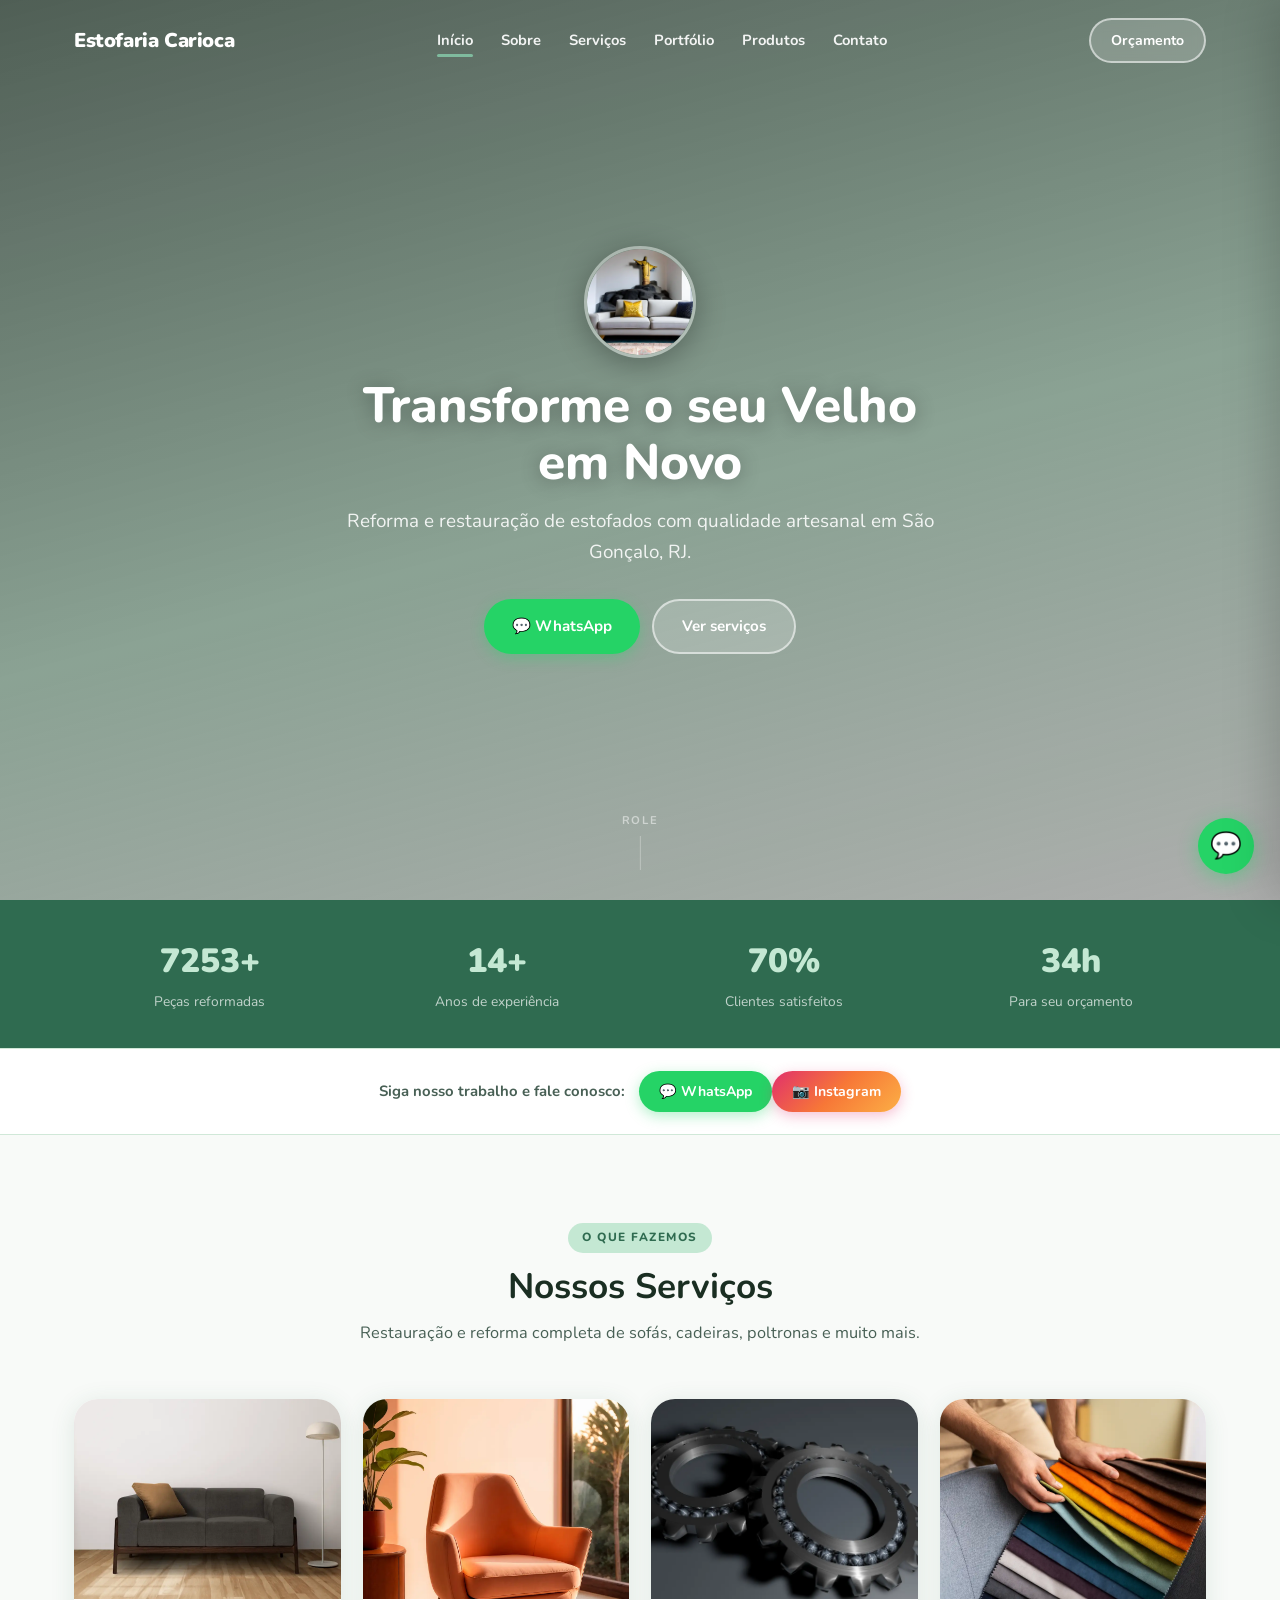
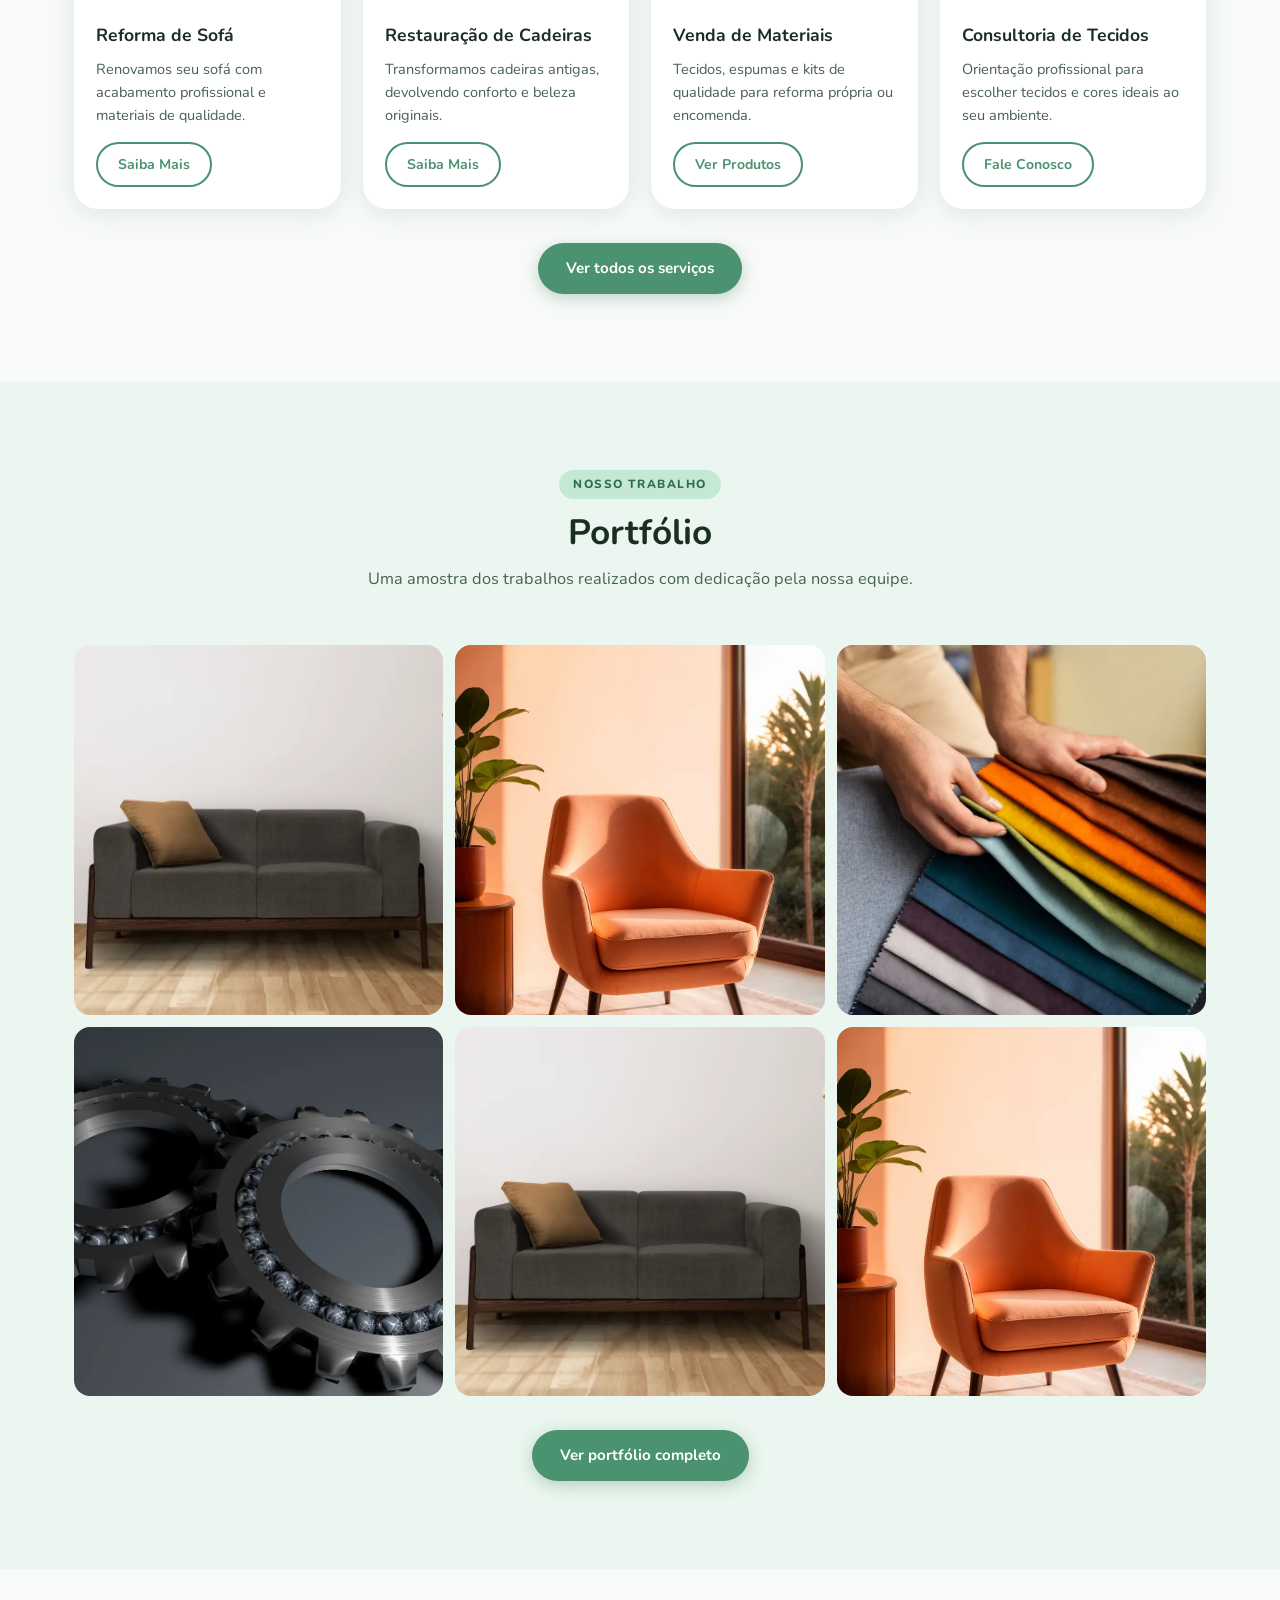
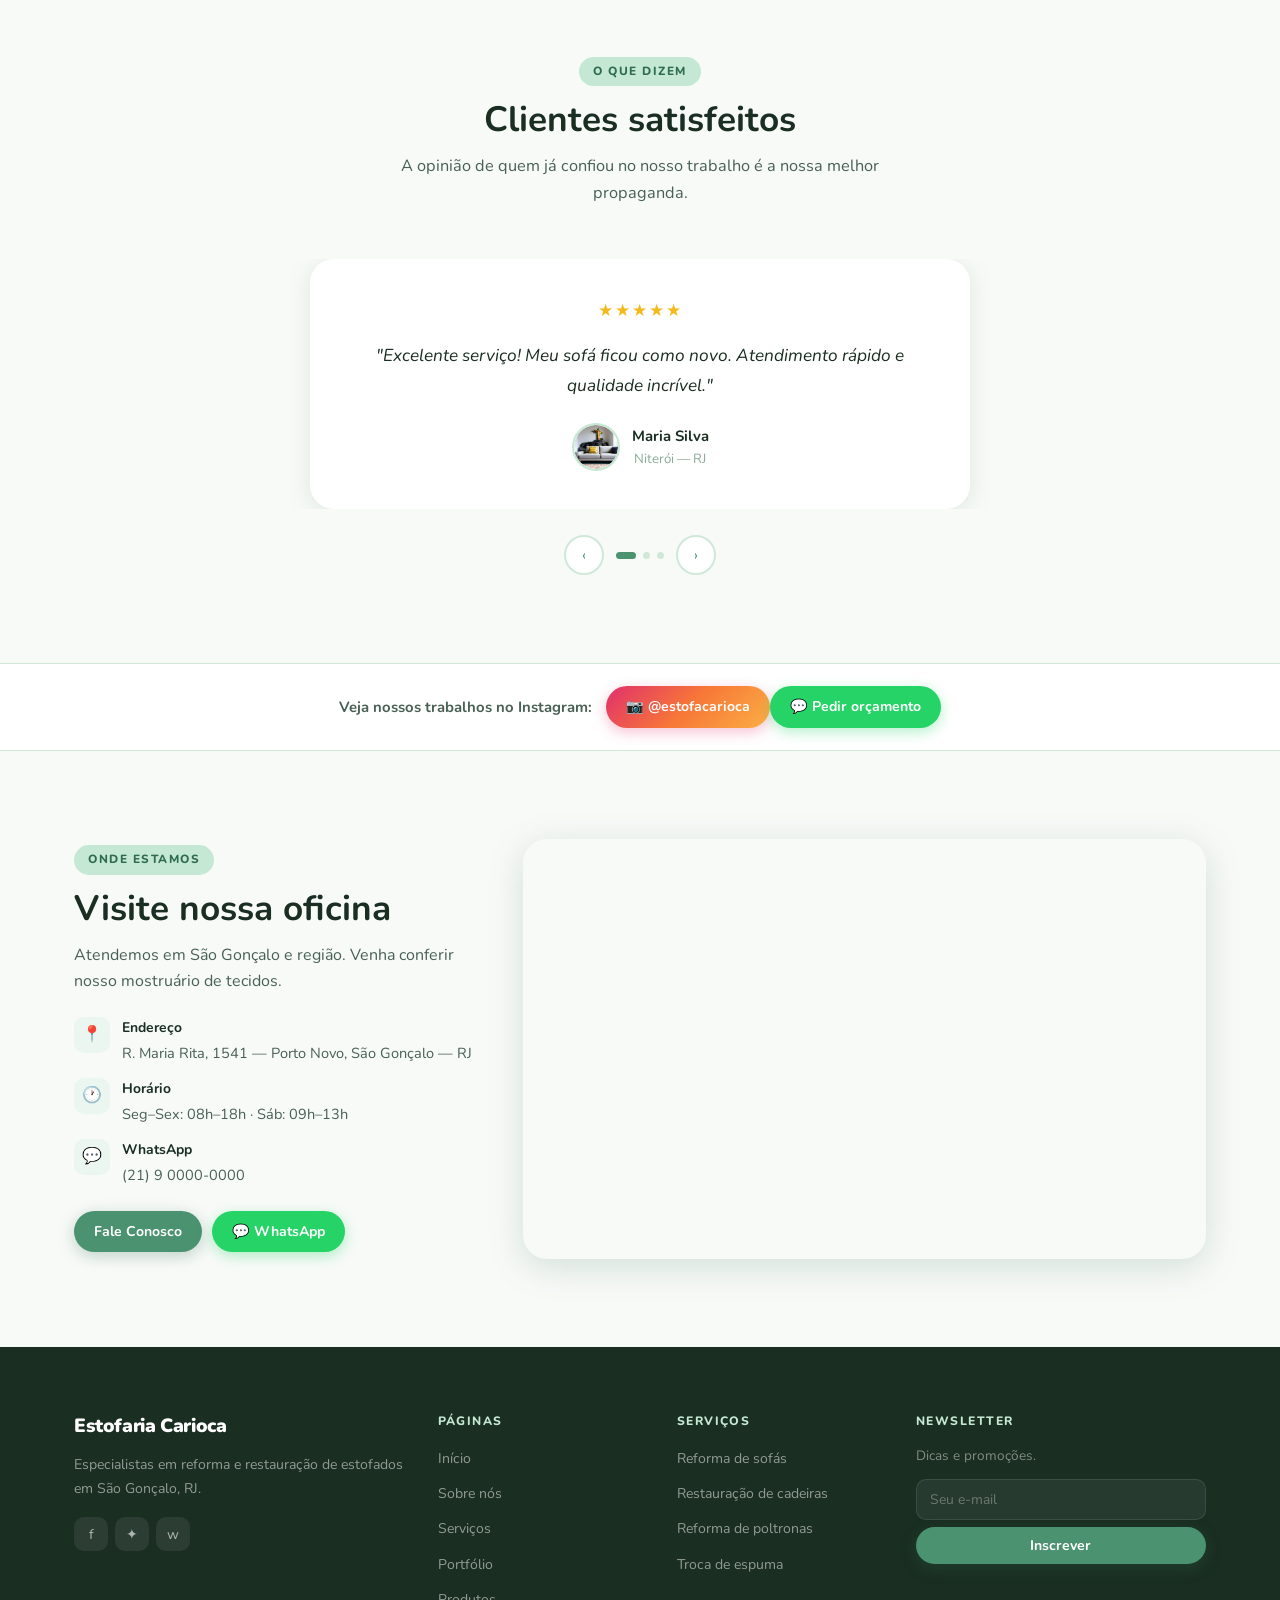
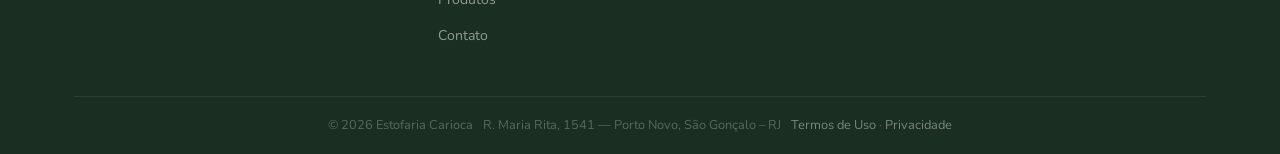
<file: index.html>
<!DOCTYPE html>
<html lang="pt-BR">
<head>
  <meta charset="UTF-8">
  <meta name="viewport" content="width=device-width, initial-scale=1.0">
  <title>Estofaria Carioca — Reforma de Estofados em São Gonçalo, RJ</title>
  <meta name="description" content="Estofaria Carioca: reforma e restauração de sofás, cadeiras, poltronas e estofados em São Gonçalo, RJ. Orçamento sem compromisso.">
  <link rel="preconnect" href="https://fonts.googleapis.com">
  <link rel="preconnect" href="https://fonts.gstatic.com" crossorigin>
  <link rel="preconnect" href="https://fonts.googleapis.com">
  <link rel="preconnect" href="https://fonts.gstatic.com" crossorigin>
  <link href="https://fonts.googleapis.com/css2?family=Nunito:wght@400;700;800&display=swap" rel="stylesheet">
  <link rel="preload" as="video" href="image/sala.mp4" type="video/mp4">
  <link rel="stylesheet" href="assets/css/style.css">
</head>
<body>
  <a href="https://wa.me/5521000000000" class="whatsapp-float" target="_blank" rel="noopener" aria-label="WhatsApp">💬</a>
  <div class="nav-drawer-overlay"></div>
  <nav class="nav-drawer">
    <div class="nav-drawer-head"><span class="nav-drawer-logo">Estofaria Carioca</span><button class="nav-drawer-close">✕</button></div>
    <div class="nav-drawer-links">
      <a href="index.html" class="active"><span class="di">🏠</span> Início</a>
      <a href="about.html"><span class="di">👥</span> Sobre nós</a>
      <a href="services.html"><span class="di">✂️</span> Serviços</a>
      <a href="portfolio.html"><span class="di">🖼️</span> Portfólio</a>
      <a href="shop.html"><span class="di">🛍️</span> Produtos</a>
      <a href="contact.html"><span class="di">📩</span> Contato</a>
    </div>
    <div class="nav-drawer-footer">
      <a href="https://wa.me/5521000000000" class="btn btn-wa btn-sm" target="_blank" rel="noopener">💬 WhatsApp</a>
      <a href="https://instagram.com/estofacarioca" class="btn btn-ig btn-sm" target="_blank" rel="noopener">📷 Instagram</a>
      <div class="drawer-socials"><a href="#" class="s-fb">f</a><a href="https://instagram.com/estofacarioca" class="s-ig" target="_blank">✦</a><a href="https://wa.me/5521000000000" class="s-wa" target="_blank">💬</a></div>
    </div>
  </nav>
  <header class="navbar">
    <div class="container navbar-inner">
      <a href="index.html" class="navbar-logo">Estofaria Carioca</a>
      <nav class="navbar-links">
        <a href="index.html" class="active">Início</a><a href="about.html">Sobre</a><a href="services.html">Serviços</a><a href="portfolio.html">Portfólio</a><a href="shop.html">Produtos</a><a href="contact.html">Contato</a>
      </nav>
      <div class="navbar-cta"><a href="contact.html" class="btn btn-light btn-sm">Orçamento</a></div>
      <button class="hamburger" aria-label="Abrir menu"><span></span><span></span><span></span></button>
    </div>
  </header>
  <section class="hero" id="hero">
    <video autoplay muted loop playsinline preload="metadata" class="hero-video"><source src="image/sala.mp4" type="video/mp4"></video>
    <div class="hero-overlay"></div>
    <div class="hero-content">
      <img src="image/estofaria-logo.webp" alt="Estofaria Carioca" class="hero-logo" fetchpriority="high">
      <h1>Transforme o seu Velho em Novo</h1>
      <p>Reforma e restauração de estofados com qualidade artesanal em São Gonçalo, RJ.</p>
      <div class="hero-btns">
        <a href="https://wa.me/5521000000000" class="btn btn-wa" target="_blank" rel="noopener">💬 WhatsApp</a>
        <a href="services.html" class="btn btn-light">Ver serviços</a>
      </div>
    </div>
    <div class="hero-scroll" aria-hidden="true">Role</div>
  </section>
  <div class="stats-bar">
    <div class="container"><div class="stats-grid">
      <div class="stat-item fade-in"><span class="stat-number" data-target="10000" data-suffix="+">0+</span><div class="stat-label">Peças reformadas</div></div>
      <div class="stat-item fade-in"><span class="stat-number" data-target="20" data-suffix="+">0+</span><div class="stat-label">Anos de experiência</div></div>
      <div class="stat-item fade-in"><span class="stat-number" data-target="98" data-suffix="%">0%</span><div class="stat-label">Clientes satisfeitos</div></div>
      <div class="stat-item fade-in"><span class="stat-number" data-target="48" data-suffix="h">0h</span><div class="stat-label">Para seu orçamento</div></div>
    </div></div>
  </div>
  <div class="social-strip"><div class="container"><div class="social-strip-inner">
    <p>Siga nosso trabalho e fale conosco:</p>
    <div class="btns"><a href="https://wa.me/5521000000000" class="btn btn-wa btn-sm" target="_blank" rel="noopener">💬 WhatsApp</a><a href="https://instagram.com/estofacarioca" class="btn btn-ig btn-sm" target="_blank" rel="noopener">📷 Instagram</a></div>
  </div></div></div>
  <section class="section">
    <div class="container">
      <div class="section-header"><span class="label">O que fazemos</span><h2>Nossos Serviços</h2><p>Restauração e reforma completa de sofás, cadeiras, poltronas e muito mais.</p></div>
      <div class="services-grid">
        <article class="service-card fade-in"><img src="image/sofa.webp" alt="Reforma de Sofá" loading="lazy"><div class="service-card-body"><h3>Reforma de Sofá</h3><p>Renovamos seu sofá com acabamento profissional e materiais de qualidade.</p><a href="services.html" class="btn btn-outline btn-sm">Saiba Mais</a></div></article>
        <article class="service-card fade-in"><img src="image/cadeira.webp"alt="Restauração de Cadeiras" loading="lazy"><div class="service-card-body"><h3>Restauração de Cadeiras</h3><p>Transformamos cadeiras antigas, devolvendo conforto e beleza originais.</p><a href="services.html" class="btn btn-outline btn-sm">Saiba Mais</a></div></article>
        <article class="service-card fade-in"><img src="image/pecas.webp"alt="Materiais" loading="lazy"><div class="service-card-body"><h3>Venda de Materiais</h3><p>Tecidos, espumas e kits de qualidade para reforma própria ou encomenda.</p><a href="shop.html" class="btn btn-outline btn-sm">Ver Produtos</a></div></article>
        <article class="service-card fade-in"><img src="image/mostruario.webp"alt="Consultoria" loading="lazy"><div class="service-card-body"><h3>Consultoria de Tecidos</h3><p>Orientação profissional para escolher tecidos e cores ideais ao seu ambiente.</p><a href="contact.html" class="btn btn-outline btn-sm">Fale Conosco</a></div></article>
      </div>
      <div style="text-align:center;margin-top:34px"><a href="services.html" class="btn btn-primary">Ver todos os serviços</a></div>
    </div>
  </section>
  <section class="section section-alt">
    <div class="container">
      <div class="section-header"><span class="label">Nosso trabalho</span><h2>Portfólio</h2><p>Uma amostra dos trabalhos realizados com dedicação pela nossa equipe.</p></div>
      <div class="portfolio-grid">
        <div class="portfolio-item fade-in"><img src="image/sofa.webp" alt="Reforma de Sofá" loading="lazy">
        <div class="portfolio-item-overlay">Reforma de Sofá</div><div class="portfolio-zoom">🔍</div></div>
        <div class="portfolio-item fade-in"><img src="image/cadeira.webp"alt="Restauração de cadeira" loading="lazy"><div class="portfolio-item-overlay">Restauração de Cadeira</div><div class="portfolio-zoom">🔍</div></div>
        <div class="portfolio-item fade-in"><img src="image/mostruario.webp"alt="Mostruário" loading="lazy"><div class="portfolio-item-overlay">Mostruário de Tecidos</div><div class="portfolio-zoom">🔍</div></div>
        <div class="portfolio-item fade-in"><img src="image/pecas.webp"alt="Peças reformadas" loading="lazy"><div class="portfolio-item-overlay">Peças Reformadas</div><div class="portfolio-zoom">🔍</div></div>
        <div class="portfolio-item fade-in"><img src="image/sofa.webp" alt="Poltrona" loading="lazy"><div class="portfolio-item-overlay">Poltrona Restaurada</div><div class="portfolio-zoom">🔍</div></div>
        <div class="portfolio-item fade-in"><img src="image/cadeira.webp"alt="Cadeira de jantar" loading="lazy"><div class="portfolio-item-overlay">Cadeira de Jantar</div><div class="portfolio-zoom">🔍</div></div>
      </div>
      <div style="text-align:center;margin-top:34px"><a href="portfolio.html" class="btn btn-primary">Ver portfólio completo</a></div>
    </div>
  </section>
  <section class="section">
    <div class="container">
      <div class="section-header"><span class="label">O que dizem</span><h2>Clientes satisfeitos</h2><p>A opinião de quem já confiou no nosso trabalho é a nossa melhor propaganda.</p></div>
      <div class="testimonials-wrapper"><div class="testimonials-track">
        <div class="testimonial-card"><div class="testimonial-inner"><div class="testimonial-stars">★★★★★</div><p class="testimonial-text">"Excelente serviço! Meu sofá ficou como novo. Atendimento rápido e qualidade incrível."</p><div class="testimonial-author"><img src="image/estofaria-logo.webp" alt="Maria S."><div><div class="testimonial-author-name">Maria Silva</div><div class="testimonial-author-role">Niterói — RJ</div></div></div></div></div>
        <div class="testimonial-card"><div class="testimonial-inner"><div class="testimonial-stars">★★★★★</div><p class="testimonial-text">"Profissionais competentes, remodelaram meus móveis com perfeição. Resultado incrível!"</p><div class="testimonial-author"><img src="image/estofaria-logo.webp" alt="João F."><div><div class="testimonial-author-name">João Ferreira</div><div class="testimonial-author-role">São Gonçalo — RJ</div></div></div></div></div>
        <div class="testimonial-card"><div class="testimonial-inner"><div class="testimonial-stars">★★★★★</div><p class="testimonial-text">"Serviço impecável e atendimento excelente. Meu ambiente ficou muito mais aconchegante!"</p><div class="testimonial-author"><img src="image/estofaria-logo.webp" alt="Ana C."><div><div class="testimonial-author-name">Ana Costa</div><div class="testimonial-author-role">São Gonçalo — RJ</div></div></div></div></div>
      </div></div>
      <div class="testimonial-nav">
        <button class="testimonial-btn testimonial-prev">‹</button>
        <div class="testimonial-dots"><span class="testimonial-dot active"></span><span class="testimonial-dot"></span><span class="testimonial-dot"></span></div>
        <button class="testimonial-btn testimonial-next">›</button>
      </div>
    </div>
  </section>
  <div class="social-strip"><div class="container"><div class="social-strip-inner">
    <p>Veja nossos trabalhos no Instagram:</p>
    <div class="btns"><a href="https://instagram.com/estofacarioca" class="btn btn-ig btn-sm" target="_blank" rel="noopener">📷 @estofacarioca</a><a href="https://wa.me/5521000000000" class="btn btn-wa btn-sm" target="_blank" rel="noopener">💬 Pedir orçamento</a></div>
  </div></div></div>
  <section class="section">
    <div class="container">
      <div class="map-wrapper">
        <div class="map-info fade-in">
          <span class="label">Onde estamos</span>
          <h2>Visite nossa oficina</h2>
          <p>Atendemos em São Gonçalo e região. Venha conferir nosso mostruário de tecidos.</p>
          <div class="map-details">
            <div class="map-detail"><div class="map-detail-icon">📍</div><div><strong>Endereço</strong>R. Maria Rita, 1541 — Porto Novo, São Gonçalo — RJ</div></div>
            <div class="map-detail"><div class="map-detail-icon">🕐</div><div><strong>Horário</strong>Seg–Sex: 08h–18h · Sáb: 09h–13h</div></div>
            <div class="map-detail"><div class="map-detail-icon">💬</div><div><strong>WhatsApp</strong>(21) 9 0000-0000</div></div>
          </div>
          <div style="display:flex;gap:10px;flex-wrap:wrap">
            <a href="contact.html" class="btn btn-primary btn-sm">Fale Conosco</a>
            <a href="https://wa.me/5521000000000" class="btn btn-wa btn-sm" target="_blank" rel="noopener">💬 WhatsApp</a>
          </div>
        </div>
        <div class="map-embed fade-in">
          <iframe title="Localização Estofaria Carioca" src="https://maps.google.com/maps?q=R.+Maria+Rita,+1541,+Porto+Novo,+S%C3%A3o+Gon%C3%A7alo,+RJ&t=&z=15&ie=UTF8&iwloc=&output=embed" allowfullscreen loading="lazy"></iframe>
        </div>
      </div>
    </div>
  </section>
  <footer class="footer">
    <div class="container">
      <div class="footer-grid">
        <div class="footer-brand"><a href="index.html" class="logo">Estofaria Carioca</a><p>Especialistas em reforma e restauração de estofados em São Gonçalo, RJ.</p><div class="footer-social"><a href="#" aria-label="Facebook">f</a><a href="https://instagram.com/estofacarioca" target="_blank" aria-label="Instagram">✦</a><a href="https://wa.me/5521000000000" target="_blank" aria-label="WhatsApp">w</a></div></div>
        <div class="footer-col"><h4>Páginas</h4><ul><li><a href="index.html">Início</a></li><li><a href="about.html">Sobre nós</a></li><li><a href="services.html">Serviços</a></li><li><a href="portfolio.html">Portfólio</a></li><li><a href="shop.html">Produtos</a></li><li><a href="contact.html">Contato</a></li></ul></div>
        <div class="footer-col"><h4>Serviços</h4><ul><li><a href="services.html">Reforma de sofás</a></li><li><a href="services.html">Restauração de cadeiras</a></li><li><a href="services.html">Reforma de poltronas</a></li><li><a href="services.html">Troca de espuma</a></li></ul></div>
        <div class="footer-col"><h4>Newsletter</h4><p style="font-size:.85rem;color:rgba(255,255,255,.45);margin-bottom:12px">Dicas e promoções.</p><form class="footer-newsletter" action="#" method="post"><input type="email" placeholder="Seu e-mail" required><button type="submit" class="btn btn-primary btn-sm">Inscrever</button></form></div>
      </div>
    </div>
    <div class="footer-bottom"><span>© <span class="year"></span> Estofaria Carioca</span><span>R. Maria Rita, 1541 — Porto Novo, São Gonçalo – RJ</span><span><a href="terms.html">Termos de Uso</a> · <a href="privacy.html">Privacidade</a></span></div>
  </footer>
  <script src="assets/js/main.js"></script>
  <script>document.querySelectorAll('.year').forEach(function(el){el.textContent=new Date().getFullYear()});</script>
</body>
</html>
</file>
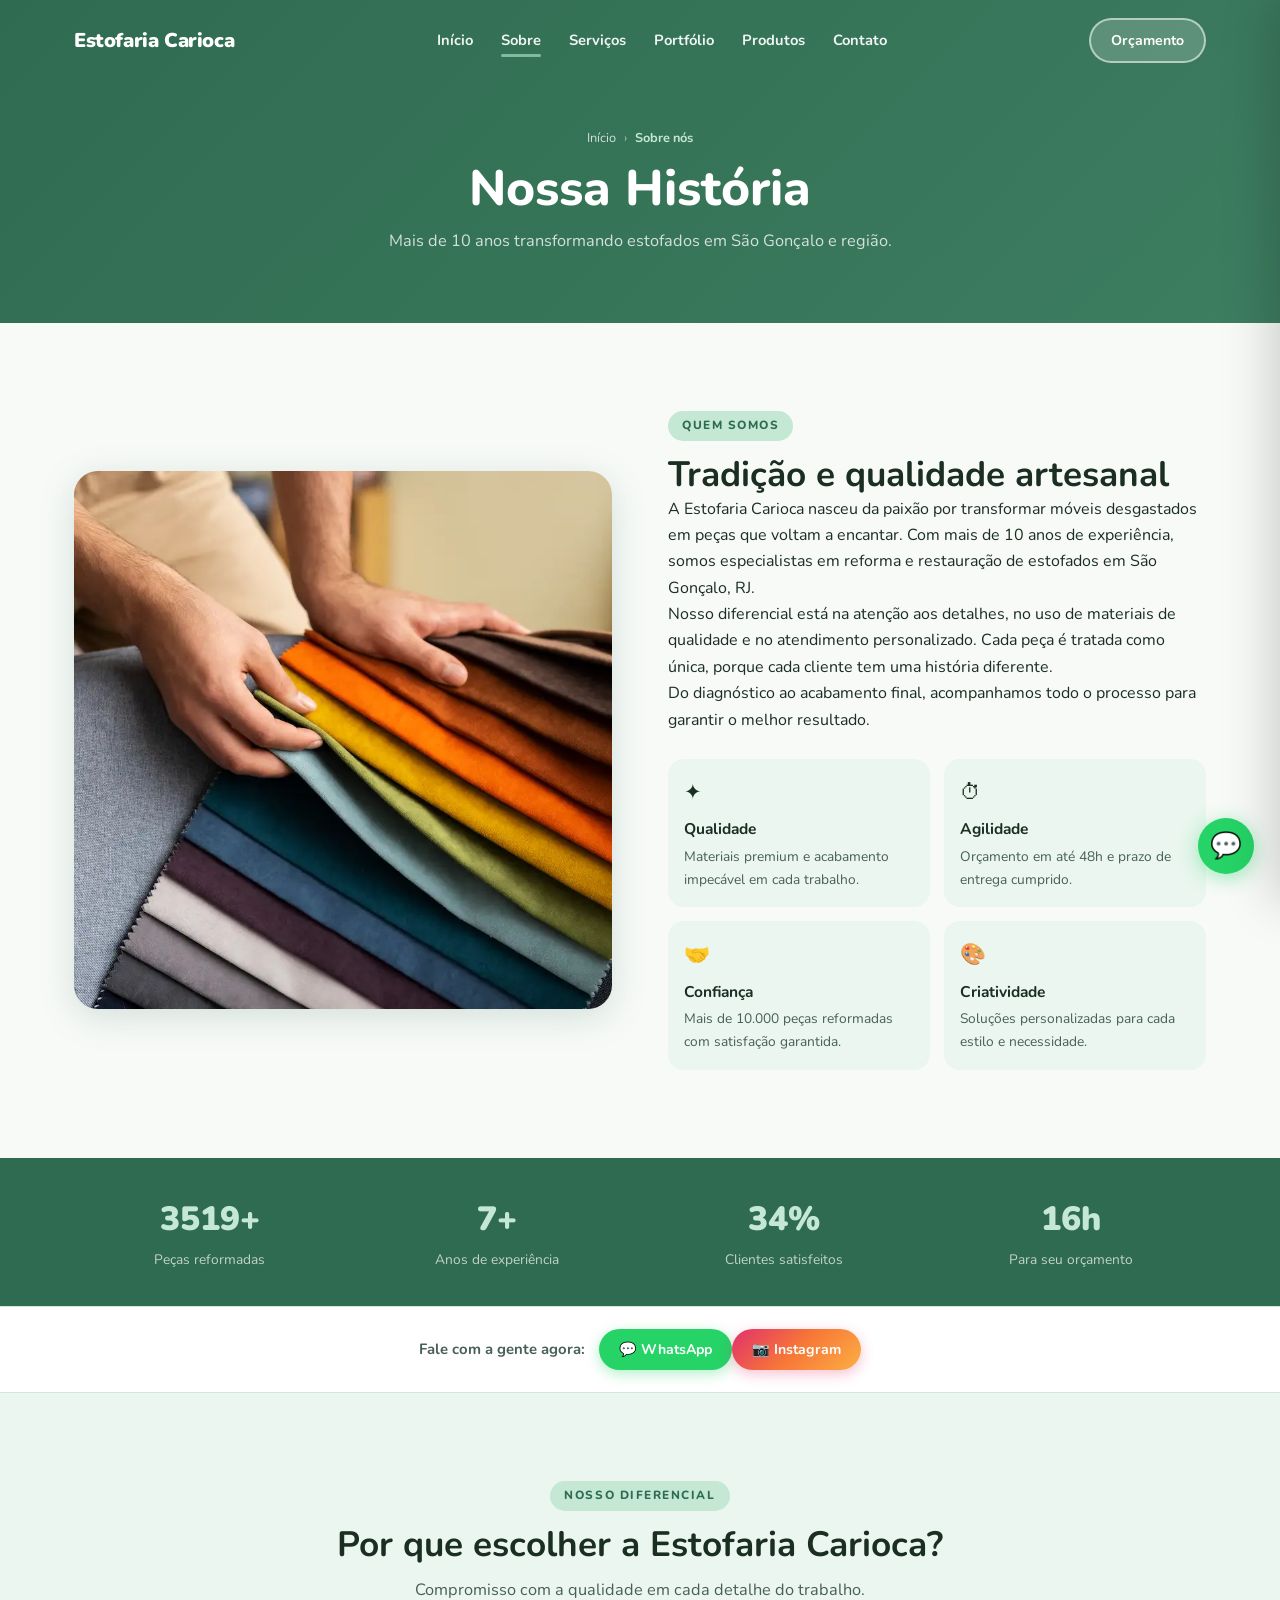
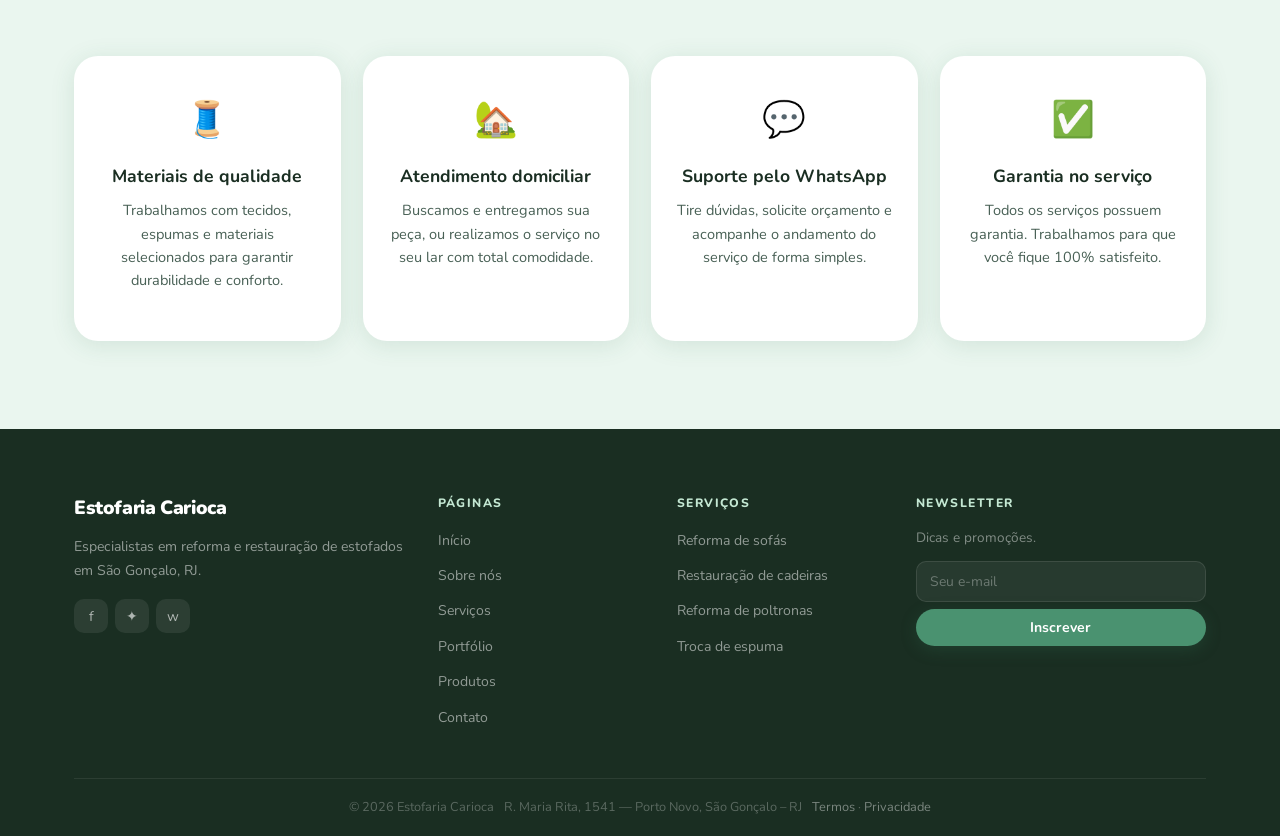
<file: about.html>
<!DOCTYPE html>
<html lang="pt-BR">
<head>
  <meta charset="UTF-8"><meta name="viewport" content="width=device-width, initial-scale=1.0">
  <title>Sobre Nós | Estofaria Carioca</title>
  <meta name="description" content="Conheça a história da Estofaria Carioca, especialistas em reforma de estofados em São Gonçalo, RJ.">
  <link rel="preconnect" href="https://fonts.googleapis.com"><link rel="preconnect" href="https://fonts.gstatic.com" crossorigin>
  <link rel="preconnect" href="https://fonts.googleapis.com">
  <link rel="preconnect" href="https://fonts.gstatic.com" crossorigin>
  <link href="https://fonts.googleapis.com/css2?family=Nunito:wght@400;700;800&display=swap" rel="stylesheet">
  <link rel="stylesheet" href="assets/css/style.css">
</head>
<body>
  <a href="https://wa.me/5521000000000" class="whatsapp-float" target="_blank" rel="noopener" aria-label="WhatsApp">💬</a>
  <div class="nav-drawer-overlay"></div>
  <nav class="nav-drawer">
    <div class="nav-drawer-head"><span class="nav-drawer-logo">Estofaria Carioca</span><button class="nav-drawer-close">✕</button></div>
    <div class="nav-drawer-links">
      <a href="index.html"><span class="di">🏠</span> Início</a>
      <a href="about.html"><span class="di">👥</span> Sobre nós</a>
      <a href="services.html"><span class="di">✂️</span> Serviços</a>
      <a href="portfolio.html"><span class="di">🖼️</span> Portfólio</a>
      <a href="shop.html"><span class="di">🛍️</span> Produtos</a>
      <a href="contact.html"><span class="di">📩</span> Contato</a>
    </div>
    <div class="nav-drawer-footer">
      <a href="https://wa.me/5521000000000" class="btn btn-wa btn-sm" target="_blank" rel="noopener">💬 WhatsApp</a>
      <a href="https://instagram.com/estofacarioca" class="btn btn-ig btn-sm" target="_blank" rel="noopener">📷 Instagram</a>
      <div class="drawer-socials"><a href="#" class="s-fb">f</a><a href="https://instagram.com/estofacarioca" class="s-ig" target="_blank">✦</a><a href="https://wa.me/5521000000000" class="s-wa" target="_blank">💬</a></div>
    </div>
  </nav>
  <header class="navbar">
    <div class="container navbar-inner">
      <a href="index.html" class="navbar-logo">Estofaria Carioca</a>
      <nav class="navbar-links"><a href="index.html">Início</a><a href="about.html">Sobre</a><a href="services.html">Serviços</a><a href="portfolio.html">Portfólio</a><a href="shop.html">Produtos</a><a href="contact.html">Contato</a></nav>
      <div class="navbar-cta"><a href="contact.html" class="btn btn-light btn-sm">Orçamento</a></div>
      <button class="hamburger" aria-label="Abrir menu"><span></span><span></span><span></span></button>
    </div>
  </header>
  <section class="page-hero"><div class="container"><div class="breadcrumb"><a href="index.html">Início</a> › <span>Sobre nós</span></div><h1>Nossa História</h1><p>Mais de 10 anos transformando estofados em São Gonçalo e região.</p></div></section>
  <section class="section"><div class="container">
    <div class="about-grid">
      <div class="about-img fade-in"><img src="image/mostruario.webp"alt="Nossa oficina"></div>
      <div class="about-text fade-in">
        <span class="label">Quem somos</span>
        <h2>Tradição e qualidade artesanal</h2>
        <p>A Estofaria Carioca nasceu da paixão por transformar móveis desgastados em peças que voltam a encantar. Com mais de 10 anos de experiência, somos especialistas em reforma e restauração de estofados em São Gonçalo, RJ.</p>
        <p>Nosso diferencial está na atenção aos detalhes, no uso de materiais de qualidade e no atendimento personalizado. Cada peça é tratada como única, porque cada cliente tem uma história diferente.</p>
        <p>Do diagnóstico ao acabamento final, acompanhamos todo o processo para garantir o melhor resultado.</p>
        <div class="values-grid">
          <div class="value-item"><div class="value-icon">✦</div><h4>Qualidade</h4><p>Materiais premium e acabamento impecável em cada trabalho.</p></div>
          <div class="value-item"><div class="value-icon">⏱</div><h4>Agilidade</h4><p>Orçamento em até 48h e prazo de entrega cumprido.</p></div>
          <div class="value-item"><div class="value-icon">🤝</div><h4>Confiança</h4><p>Mais de 10.000 peças reformadas com satisfação garantida.</p></div>
          <div class="value-item"><div class="value-icon">🎨</div><h4>Criatividade</h4><p>Soluções personalizadas para cada estilo e necessidade.</p></div>
        </div>
      </div>
    </div>
  </div></section>
  <div class="stats-bar"><div class="container"><div class="stats-grid">
    <div class="stat-item"><span class="stat-number" data-target="10000" data-suffix="+">0+</span><div class="stat-label">Peças reformadas</div></div>
    <div class="stat-item"><span class="stat-number" data-target="20" data-suffix="+">0+</span><div class="stat-label">Anos de experiência</div></div>
    <div class="stat-item"><span class="stat-number" data-target="98" data-suffix="%">0%</span><div class="stat-label">Clientes satisfeitos</div></div>
    <div class="stat-item"><span class="stat-number" data-target="48" data-suffix="h">0h</span><div class="stat-label">Para seu orçamento</div></div>
  </div></div></div>
  <div class="social-strip"><div class="container"><div class="social-strip-inner">
    <p>Fale com a gente agora:</p>
    <div class="btns"><a href="https://wa.me/5521000000000" class="btn btn-wa btn-sm" target="_blank" rel="noopener">💬 WhatsApp</a><a href="https://instagram.com/estofacarioca" class="btn btn-ig btn-sm" target="_blank" rel="noopener">📷 Instagram</a></div>
  </div></div></div>
  <section class="section section-alt"><div class="container">
    <div class="section-header"><span class="label">Nosso diferencial</span><h2>Por que escolher a Estofaria Carioca?</h2><p>Compromisso com a qualidade em cada detalhe do trabalho.</p></div>
    <div class="services-grid">
      <div class="service-card fade-in" style="text-align:center;padding:34px 24px"><div style="font-size:2.2rem;margin-bottom:14px">🧵</div><div class="service-card-body" style="padding:0"><h3>Materiais de qualidade</h3><p>Trabalhamos com tecidos, espumas e materiais selecionados para garantir durabilidade e conforto.</p></div></div>
      <div class="service-card fade-in" style="text-align:center;padding:34px 24px"><div style="font-size:2.2rem;margin-bottom:14px">🏡</div><div class="service-card-body" style="padding:0"><h3>Atendimento domiciliar</h3><p>Buscamos e entregamos sua peça, ou realizamos o serviço no seu lar com total comodidade.</p></div></div>
      <div class="service-card fade-in" style="text-align:center;padding:34px 24px"><div style="font-size:2.2rem;margin-bottom:14px">💬</div><div class="service-card-body" style="padding:0"><h3>Suporte pelo WhatsApp</h3><p>Tire dúvidas, solicite orçamento e acompanhe o andamento do serviço de forma simples.</p></div></div>
      <div class="service-card fade-in" style="text-align:center;padding:34px 24px"><div style="font-size:2.2rem;margin-bottom:14px">✅</div><div class="service-card-body" style="padding:0"><h3>Garantia no serviço</h3><p>Todos os serviços possuem garantia. Trabalhamos para que você fique 100% satisfeito.</p></div></div>
    </div>
  </div></section>
  <footer class="footer">
    <div class="container">
      <div class="footer-grid">
        <div class="footer-brand"><a href="index.html" class="logo">Estofaria Carioca</a><p>Especialistas em reforma e restauração de estofados em São Gonçalo, RJ.</p><div class="footer-social"><a href="#" aria-label="Facebook">f</a><a href="https://instagram.com/estofacarioca" target="_blank">✦</a><a href="https://wa.me/5521000000000" target="_blank">w</a></div></div>
        <div class="footer-col"><h4>Páginas</h4><ul><li><a href="index.html">Início</a></li><li><a href="about.html">Sobre nós</a></li><li><a href="services.html">Serviços</a></li><li><a href="portfolio.html">Portfólio</a></li><li><a href="shop.html">Produtos</a></li><li><a href="contact.html">Contato</a></li></ul></div>
        <div class="footer-col"><h4>Serviços</h4><ul><li><a href="services.html">Reforma de sofás</a></li><li><a href="services.html">Restauração de cadeiras</a></li><li><a href="services.html">Reforma de poltronas</a></li><li><a href="services.html">Troca de espuma</a></li></ul></div>
        <div class="footer-col"><h4>Newsletter</h4><p style="font-size:.85rem;color:rgba(255,255,255,.45);margin-bottom:12px">Dicas e promoções.</p><form class="footer-newsletter" action="#" method="post"><input type="email" placeholder="Seu e-mail" required><button type="submit" class="btn btn-primary btn-sm">Inscrever</button></form></div>
      </div>
    </div>
    <div class="footer-bottom"><span>© <span class="year"></span> Estofaria Carioca</span><span>R. Maria Rita, 1541 — Porto Novo, São Gonçalo – RJ</span><span><a href="terms.html">Termos</a> · <a href="privacy.html">Privacidade</a></span></div>
  </footer>
  <script src="assets/js/main.js"></script>
  <script>document.querySelectorAll(".year").forEach(function(el){el.textContent=new Date().getFullYear();});</script>
</body>
</html>
</file>
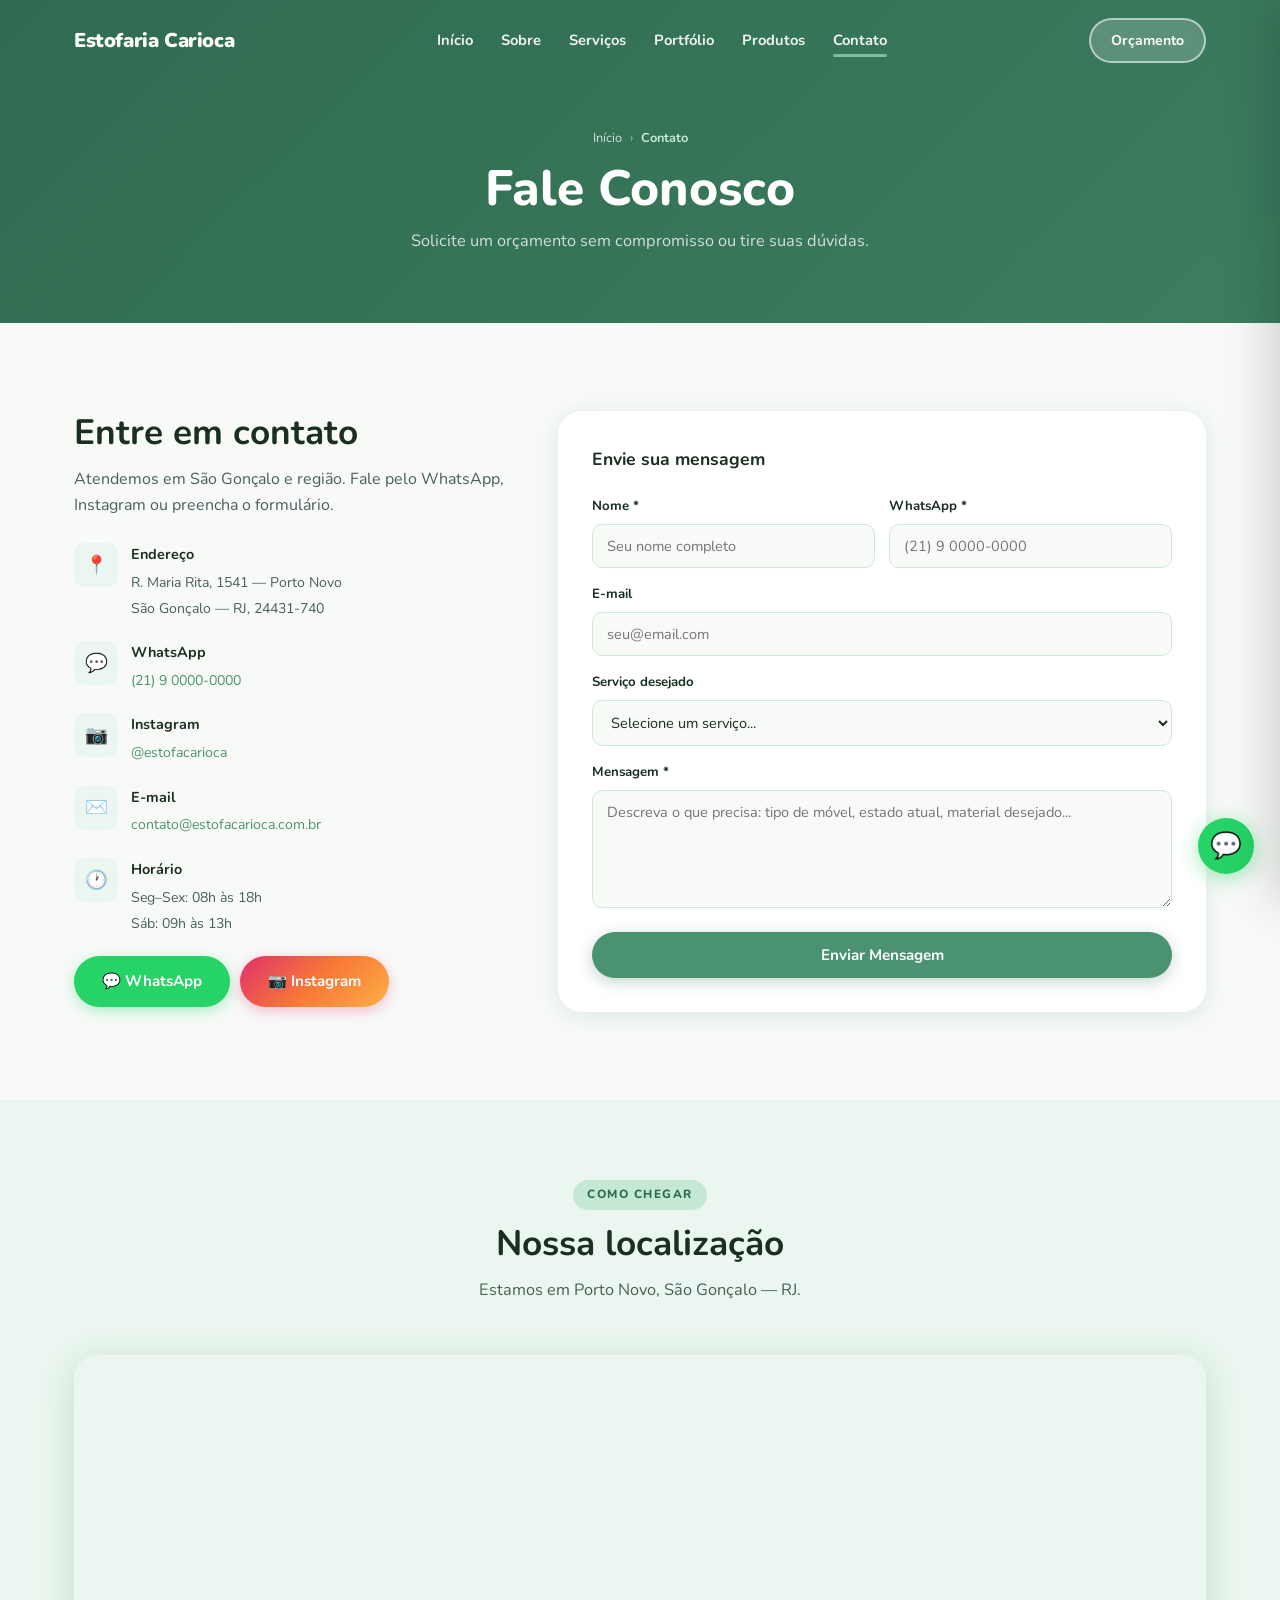
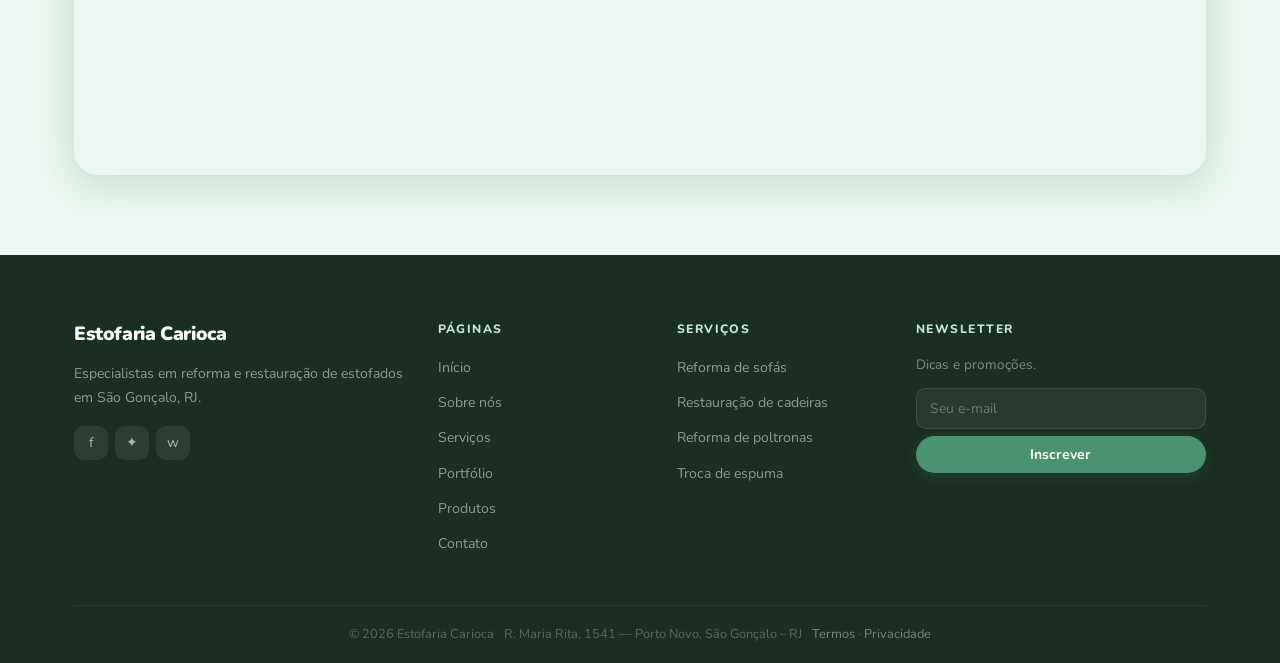
<file: contact.html>
<!DOCTYPE html>
<html lang="pt-BR">
<head>
  <meta charset="UTF-8"><meta name="viewport" content="width=device-width, initial-scale=1.0">
  <title>Contato | Estofaria Carioca</title>
  <meta name="description" content="Fale com a Estofaria Carioca. Orçamento para reforma de estofados em São Gonçalo, RJ.">
  <link rel="preconnect" href="https://fonts.googleapis.com"><link rel="preconnect" href="https://fonts.gstatic.com" crossorigin>
  <link rel="preconnect" href="https://fonts.googleapis.com">
  <link rel="preconnect" href="https://fonts.gstatic.com" crossorigin>
  <link href="https://fonts.googleapis.com/css2?family=Nunito:wght@400;700;800&display=swap" rel="stylesheet">
  <link rel="stylesheet" href="assets/css/style.css">
</head>
<body>
  <a href="https://wa.me/5521000000000" class="whatsapp-float" target="_blank" rel="noopener" aria-label="WhatsApp">💬</a>
  <div class="nav-drawer-overlay"></div>
  <nav class="nav-drawer">
    <div class="nav-drawer-head"><span class="nav-drawer-logo">Estofaria Carioca</span><button class="nav-drawer-close">✕</button></div>
    <div class="nav-drawer-links">
      <a href="index.html"><span class="di">🏠</span> Início</a>
      <a href="about.html"><span class="di">👥</span> Sobre nós</a>
      <a href="services.html"><span class="di">✂️</span> Serviços</a>
      <a href="portfolio.html"><span class="di">🖼️</span> Portfólio</a>
      <a href="shop.html"><span class="di">🛍️</span> Produtos</a>
      <a href="contact.html"><span class="di">📩</span> Contato</a>
    </div>
    <div class="nav-drawer-footer">
      <a href="https://wa.me/5521000000000" class="btn btn-wa btn-sm" target="_blank" rel="noopener">💬 WhatsApp</a>
      <a href="https://instagram.com/estofacarioca" class="btn btn-ig btn-sm" target="_blank" rel="noopener">📷 Instagram</a>
      <div class="drawer-socials"><a href="#" class="s-fb">f</a><a href="https://instagram.com/estofacarioca" class="s-ig" target="_blank">✦</a><a href="https://wa.me/5521000000000" class="s-wa" target="_blank">💬</a></div>
    </div>
  </nav>
  <header class="navbar">
    <div class="container navbar-inner">
      <a href="index.html" class="navbar-logo">Estofaria Carioca</a>
      <nav class="navbar-links"><a href="index.html">Início</a><a href="about.html">Sobre</a><a href="services.html">Serviços</a><a href="portfolio.html">Portfólio</a><a href="shop.html">Produtos</a><a href="contact.html">Contato</a></nav>
      <div class="navbar-cta"><a href="contact.html" class="btn btn-light btn-sm">Orçamento</a></div>
      <button class="hamburger" aria-label="Abrir menu"><span></span><span></span><span></span></button>
    </div>
  </header>

  <section class="page-hero"><div class="container"><div class="breadcrumb"><a href="index.html">Início</a> › <span>Contato</span></div><h1>Fale Conosco</h1><p>Solicite um orçamento sem compromisso ou tire suas dúvidas.</p></div></section>
  <section class="section"><div class="container">
    <div class="contact-grid">
      <div class="contact-info fade-in">
        <h2>Entre em contato</h2>
        <p>Atendemos em São Gonçalo e região. Fale pelo WhatsApp, Instagram ou preencha o formulário.</p>
        <div class="contact-card"><div class="contact-card-icon">📍</div><div class="contact-card-text"><strong>Endereço</strong><span>R. Maria Rita, 1541 — Porto Novo<br>São Gonçalo — RJ, 24431-740</span></div></div>
        <div class="contact-card"><div class="contact-card-icon">💬</div><div class="contact-card-text"><strong>WhatsApp</strong><span><a href="https://wa.me/5521000000000" target="_blank" style="color:var(--green)">(21) 9 0000-0000</a></span></div></div>
        <div class="contact-card"><div class="contact-card-icon">📷</div><div class="contact-card-text"><strong>Instagram</strong><span><a href="https://instagram.com/estofacarioca" target="_blank" style="color:var(--green)">@estofacarioca</a></span></div></div>
        <div class="contact-card"><div class="contact-card-icon">✉️</div><div class="contact-card-text"><strong>E-mail</strong><span><a href="mailto:contato@estofacarioca.com.br" style="color:var(--green)">contato@estofacarioca.com.br</a></span></div></div>
        <div class="contact-card"><div class="contact-card-icon">🕐</div><div class="contact-card-text"><strong>Horário</strong><span>Seg–Sex: 08h às 18h<br>Sáb: 09h às 13h</span></div></div>
        <div style="display:flex;gap:10px;flex-wrap:wrap;margin-top:8px">
          <a href="https://wa.me/5521000000000" class="btn btn-wa" target="_blank" rel="noopener">💬 WhatsApp</a>
          <a href="https://instagram.com/estofacarioca" class="btn btn-ig" target="_blank" rel="noopener">📷 Instagram</a>
        </div>
      </div>
      <div class="contact-form-box fade-in">
        <h3 style="margin-bottom:22px;color:var(--text-dark)">Envie sua mensagem</h3>
        <form id="contact-form" action="#" method="post" novalidate>
          <div class="form-row">
            <div class="form-group"><label for="name">Nome *</label><input type="text" id="name" name="name" placeholder="Seu nome completo" required></div>
            <div class="form-group"><label for="phone">WhatsApp *</label><input type="tel" id="phone" name="phone" placeholder="(21) 9 0000-0000" required></div>
          </div>
          <div class="form-group"><label for="email">E-mail</label><input type="email" id="email" name="email" placeholder="seu@email.com"></div>
          <div class="form-group"><label for="service">Serviço desejado</label>
            <select id="service" name="service">
              <option value="">Selecione um serviço...</option>
              <option>Reforma de Sofá</option><option>Restauração de Cadeiras</option>
              <option>Reforma de Poltronas</option><option>Reforma de Cabeceiras</option>
              <option>Troca de Espuma</option><option>Consultoria de Tecidos</option><option>Outro</option>
            </select>
          </div>
          <div class="form-group"><label for="message">Mensagem *</label><textarea id="message" name="message" placeholder="Descreva o que precisa: tipo de móvel, estado atual, material desejado..." required></textarea></div>
          <button type="submit" class="btn btn-primary" style="width:100%;justify-content:center">Enviar Mensagem</button>
        </form>
      </div>
    </div>
  </div></section>
  <section class="section section-alt" style="padding:0"><div class="container"><div style="padding:80px 0">
    <div class="section-header"><span class="label">Como chegar</span><h2>Nossa localização</h2><p>Estamos em Porto Novo, São Gonçalo — RJ.</p></div>
    <div class="map-embed" style="height:420px">
      <iframe title="Mapa Estofaria Carioca" src="https://maps.google.com/maps?q=R.+Maria+Rita,+1541,+Porto+Novo,+S%C3%A3o+Gon%C3%A7alo,+RJ&t=&z=15&ie=UTF8&iwloc=&output=embed" allowfullscreen loading="lazy"></iframe>
    </div>
  </div></div></section>

  <footer class="footer">
    <div class="container">
      <div class="footer-grid">
        <div class="footer-brand"><a href="index.html" class="logo">Estofaria Carioca</a><p>Especialistas em reforma e restauração de estofados em São Gonçalo, RJ.</p><div class="footer-social"><a href="#" aria-label="Facebook">f</a><a href="https://instagram.com/estofacarioca" target="_blank">✦</a><a href="https://wa.me/5521000000000" target="_blank">w</a></div></div>
        <div class="footer-col"><h4>Páginas</h4><ul><li><a href="index.html">Início</a></li><li><a href="about.html">Sobre nós</a></li><li><a href="services.html">Serviços</a></li><li><a href="portfolio.html">Portfólio</a></li><li><a href="shop.html">Produtos</a></li><li><a href="contact.html">Contato</a></li></ul></div>
        <div class="footer-col"><h4>Serviços</h4><ul><li><a href="services.html">Reforma de sofás</a></li><li><a href="services.html">Restauração de cadeiras</a></li><li><a href="services.html">Reforma de poltronas</a></li><li><a href="services.html">Troca de espuma</a></li></ul></div>
        <div class="footer-col"><h4>Newsletter</h4><p style="font-size:.85rem;color:rgba(255,255,255,.45);margin-bottom:12px">Dicas e promoções.</p><form class="footer-newsletter" action="#" method="post"><input type="email" placeholder="Seu e-mail" required><button type="submit" class="btn btn-primary btn-sm">Inscrever</button></form></div>
      </div>
    </div>
    <div class="footer-bottom"><span>© <span class="year"></span> Estofaria Carioca</span><span>R. Maria Rita, 1541 — Porto Novo, São Gonçalo – RJ</span><span><a href="terms.html">Termos</a> · <a href="privacy.html">Privacidade</a></span></div>
  </footer>
  <script src="assets/js/main.js"></script>
  <script>document.querySelectorAll('.year').forEach(function(el){el.textContent=new Date().getFullYear();});</script>
</body>
</html>
</file>
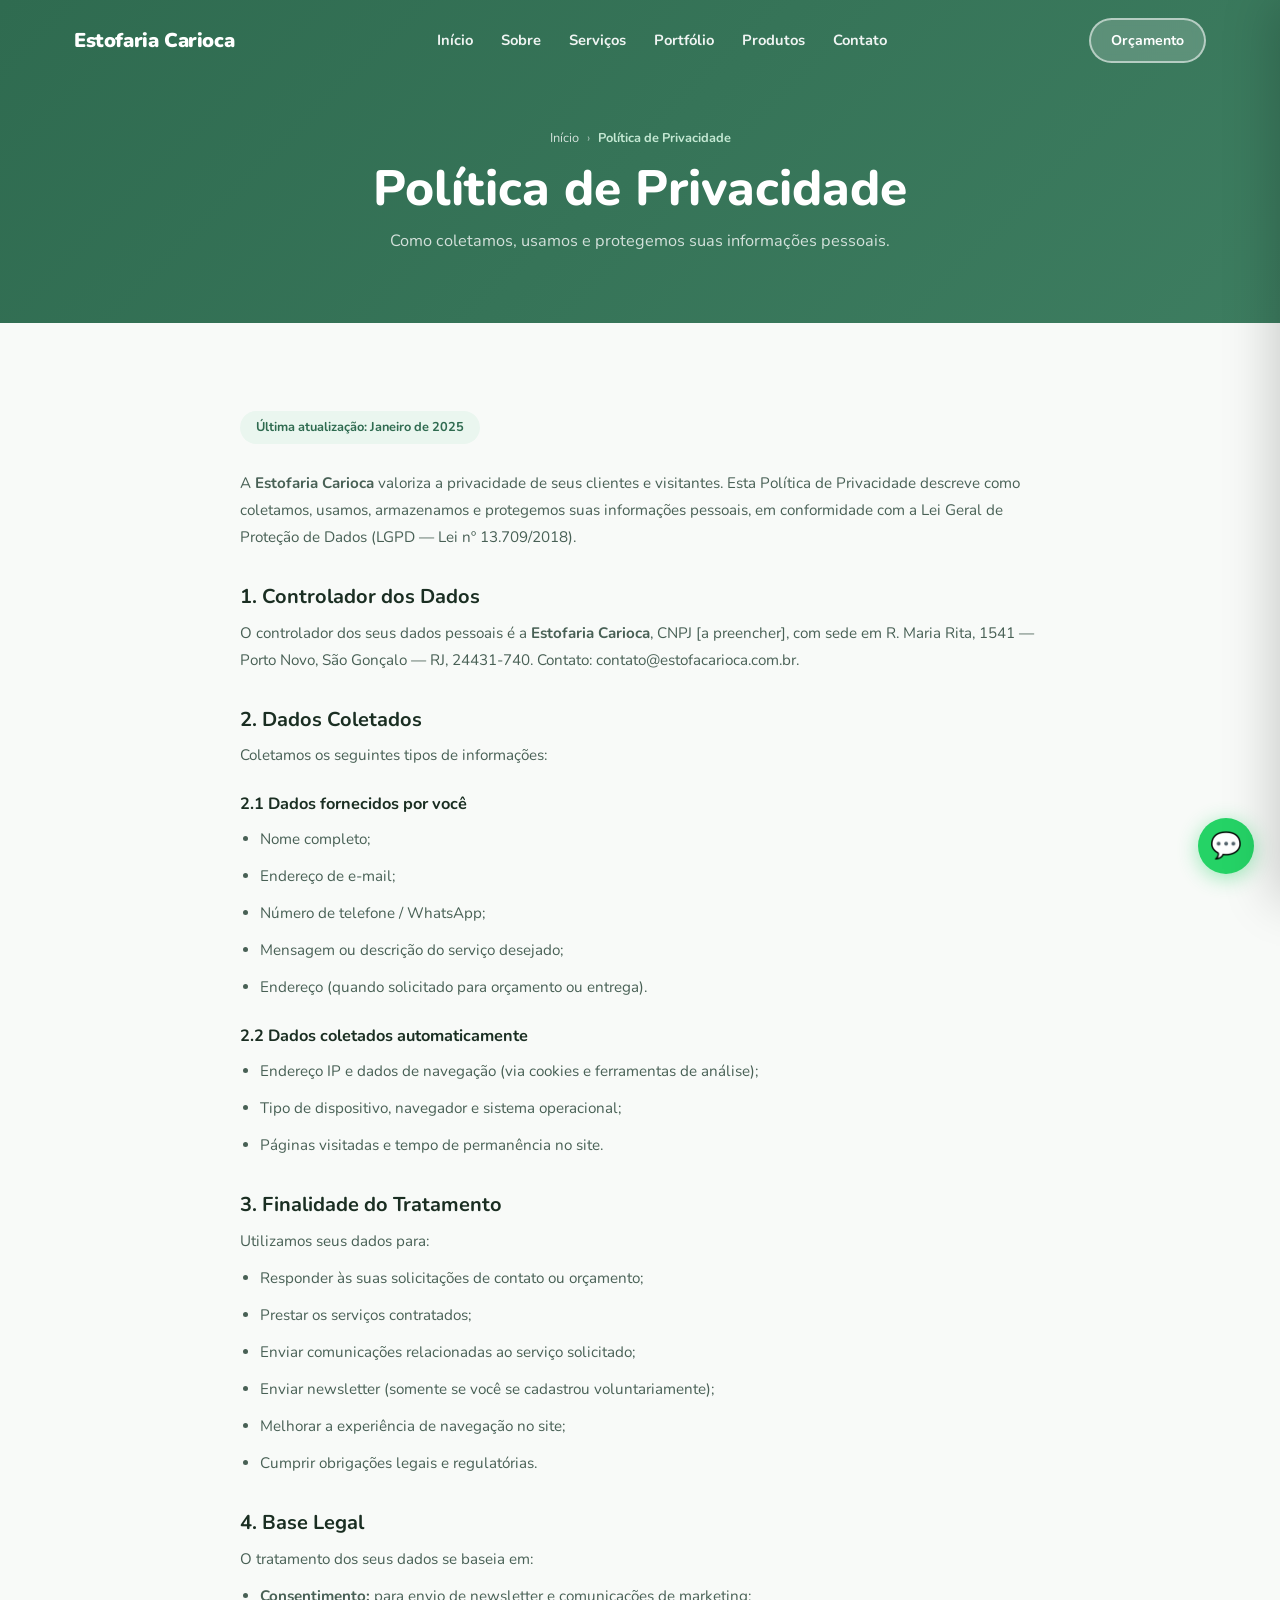
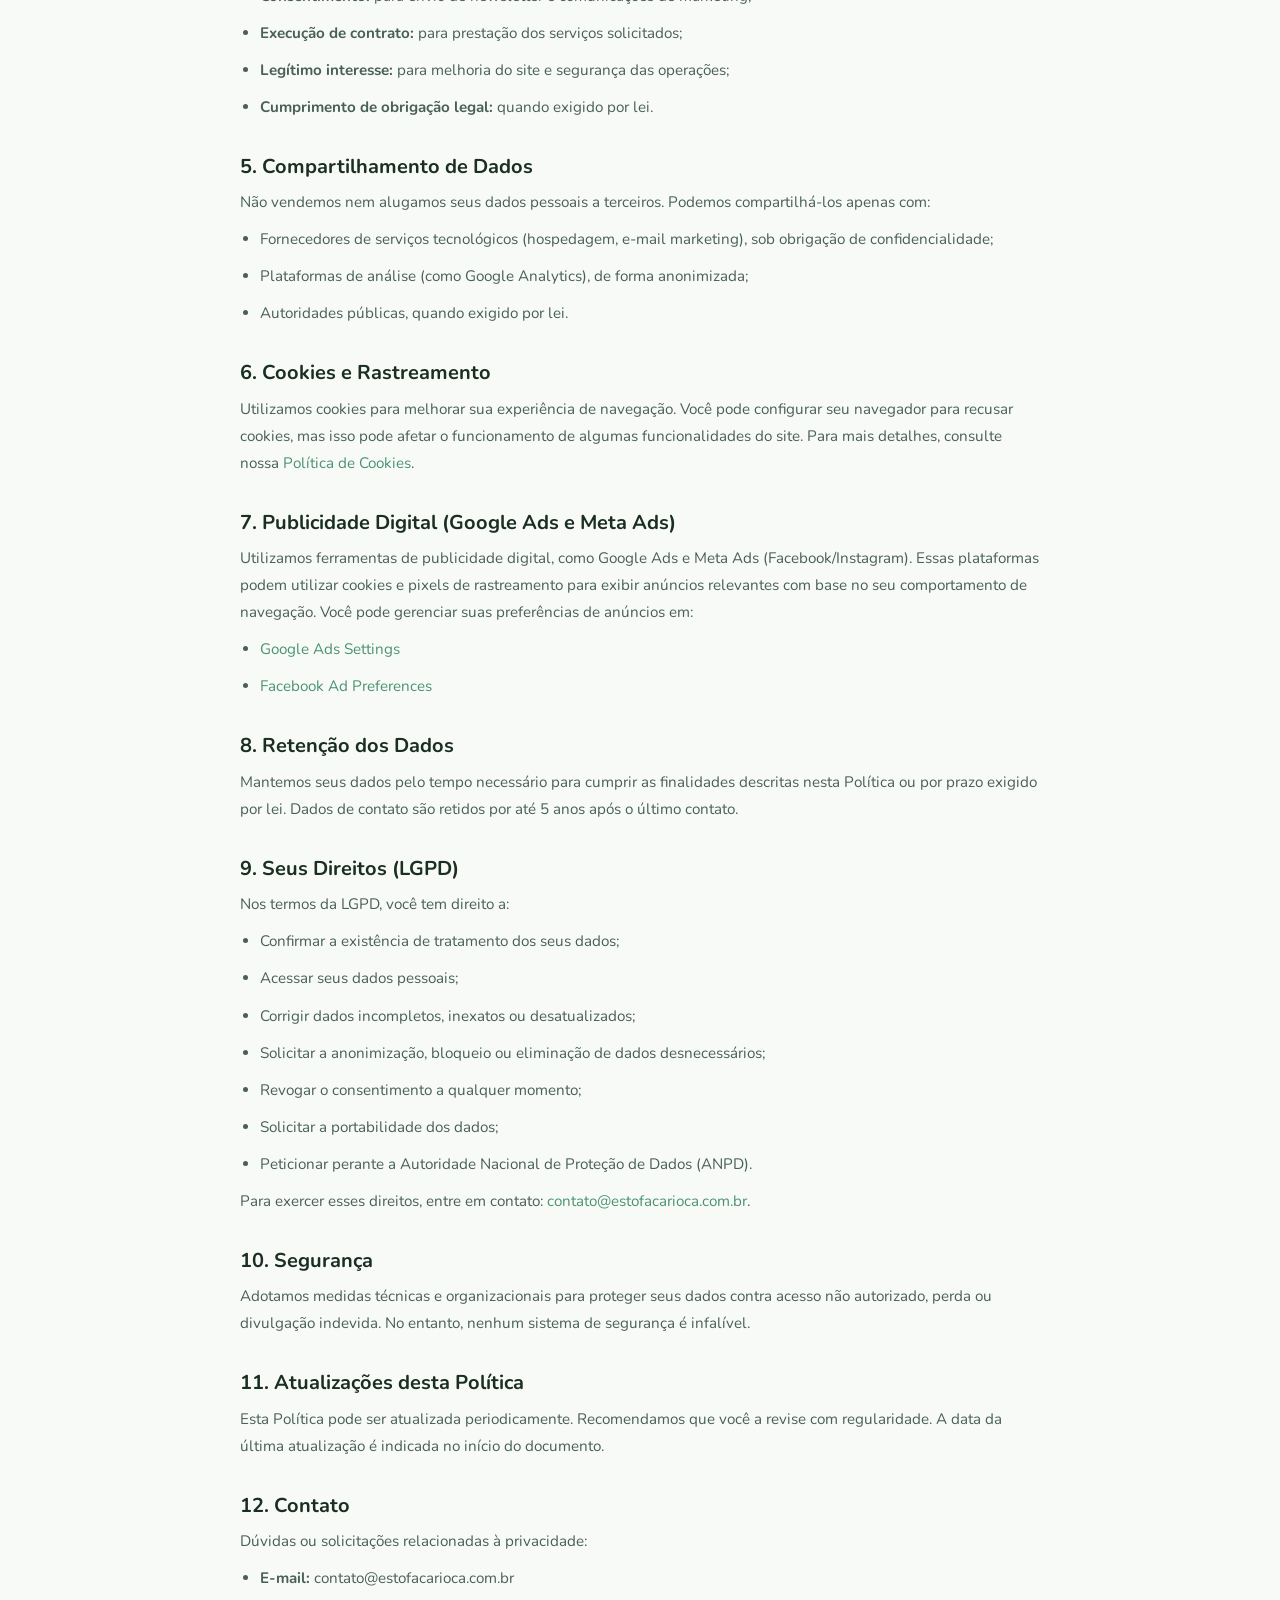
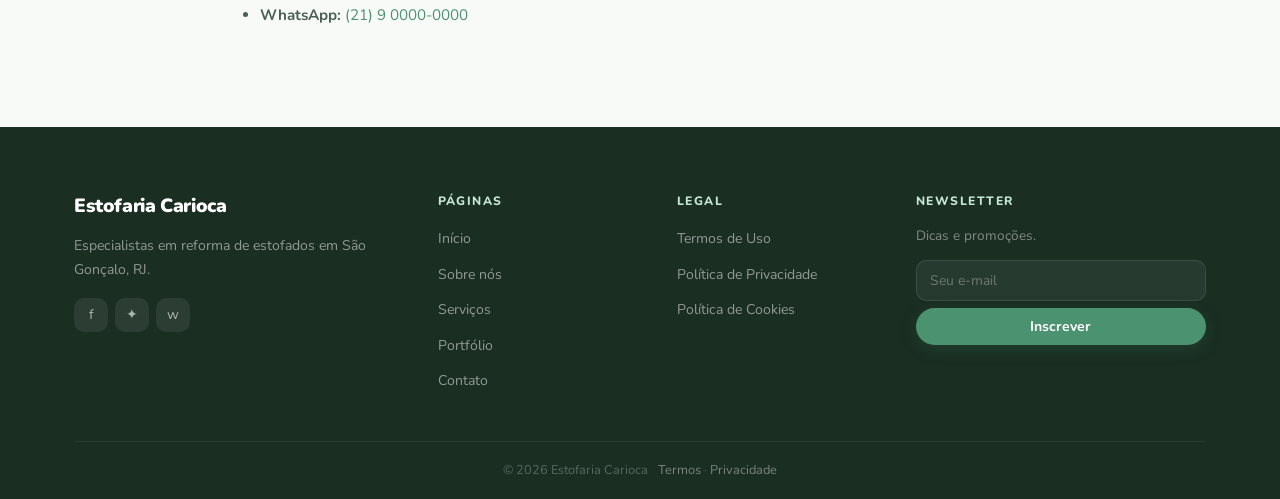
<file: privacy.html>
<!DOCTYPE html>
<html lang="pt-BR">
<head>
  <meta charset="UTF-8">
  <meta name="viewport" content="width=device-width, initial-scale=1.0">
  <title>Política de Privacidade | Estofaria Carioca</title>
  <meta name="description" content="Política de Privacidade da Estofaria Carioca — como coletamos e usamos seus dados.">
  <meta name="robots" content="noindex">
  <link rel="preconnect" href="https://fonts.googleapis.com">
  <link rel="preconnect" href="https://fonts.gstatic.com" crossorigin>
  <link rel="preconnect" href="https://fonts.googleapis.com">
  <link rel="preconnect" href="https://fonts.gstatic.com" crossorigin>
  <link href="https://fonts.googleapis.com/css2?family=Nunito:wght@400;700;800&display=swap" rel="stylesheet">
  <link rel="stylesheet" href="assets/css/style.css">
</head>
<body>

  <a href="https://wa.me/5521000000000" class="whatsapp-float" target="_blank" rel="noopener" aria-label="WhatsApp">💬</a>

  <div class="nav-drawer-overlay"></div>
  <nav class="nav-drawer">
    <div class="nav-drawer-head">
      <span class="nav-drawer-logo">Estofaria Carioca</span>
      <button class="nav-drawer-close">✕</button>
    </div>
    <div class="nav-drawer-links">
      <a href="index.html"><span class="di">🏠</span> Início</a>
      <a href="about.html"><span class="di">👥</span> Sobre nós</a>
      <a href="services.html"><span class="di">✂️</span> Serviços</a>
      <a href="portfolio.html"><span class="di">🖼️</span> Portfólio</a>
      <a href="shop.html"><span class="di">🛍️</span> Produtos</a>
      <a href="contact.html"><span class="di">📩</span> Contato</a>
    </div>
    <div class="nav-drawer-footer">
      <a href="https://wa.me/5521000000000" class="btn btn-wa btn-sm" target="_blank">💬 WhatsApp</a>
      <a href="https://instagram.com/estofacarioca" class="btn btn-ig btn-sm" target="_blank">📷 Instagram</a>
      <div class="drawer-socials"><a href="#" class="s-fb">f</a><a href="https://instagram.com/estofacarioca" class="s-ig" target="_blank">✦</a><a href="https://wa.me/5521000000000" class="s-wa" target="_blank">💬</a></div>
    </div>
  </nav>

  <header class="navbar">
    <div class="container navbar-inner">
      <a href="index.html" class="navbar-logo">Estofaria Carioca</a>
      <nav class="navbar-links">
        <a href="index.html">Início</a><a href="about.html">Sobre</a><a href="services.html">Serviços</a><a href="portfolio.html">Portfólio</a><a href="shop.html">Produtos</a><a href="contact.html">Contato</a>
      </nav>
      <div class="navbar-cta"><a href="contact.html" class="btn btn-light btn-sm">Orçamento</a></div>
      <button class="hamburger" aria-label="Abrir menu"><span></span><span></span><span></span></button>
    </div>
  </header>

  <section class="page-hero">
    <div class="container">
      <div class="breadcrumb"><a href="index.html">Início</a> › <span>Política de Privacidade</span></div>
      <h1>Política de Privacidade</h1>
      <p>Como coletamos, usamos e protegemos suas informações pessoais.</p>
    </div>
  </section>

  <section class="section">
    <div class="container">
      <div class="legal-content">
        <span class="legal-update">Última atualização: Janeiro de 2025</span>

        <p>A <strong>Estofaria Carioca</strong> valoriza a privacidade de seus clientes e visitantes. Esta Política de Privacidade descreve como coletamos, usamos, armazenamos e protegemos suas informações pessoais, em conformidade com a Lei Geral de Proteção de Dados (LGPD — Lei nº 13.709/2018).</p>

        <h2>1. Controlador dos Dados</h2>
        <p>O controlador dos seus dados pessoais é a <strong>Estofaria Carioca</strong>, CNPJ [a preencher], com sede em R. Maria Rita, 1541 — Porto Novo, São Gonçalo — RJ, 24431-740. Contato: contato@estofacarioca.com.br.</p>

        <h2>2. Dados Coletados</h2>
        <p>Coletamos os seguintes tipos de informações:</p>

        <h3>2.1 Dados fornecidos por você</h3>
        <ul>
          <li>Nome completo;</li>
          <li>Endereço de e-mail;</li>
          <li>Número de telefone / WhatsApp;</li>
          <li>Mensagem ou descrição do serviço desejado;</li>
          <li>Endereço (quando solicitado para orçamento ou entrega).</li>
        </ul>

        <h3>2.2 Dados coletados automaticamente</h3>
        <ul>
          <li>Endereço IP e dados de navegação (via cookies e ferramentas de análise);</li>
          <li>Tipo de dispositivo, navegador e sistema operacional;</li>
          <li>Páginas visitadas e tempo de permanência no site.</li>
        </ul>

        <h2>3. Finalidade do Tratamento</h2>
        <p>Utilizamos seus dados para:</p>
        <ul>
          <li>Responder às suas solicitações de contato ou orçamento;</li>
          <li>Prestar os serviços contratados;</li>
          <li>Enviar comunicações relacionadas ao serviço solicitado;</li>
          <li>Enviar newsletter (somente se você se cadastrou voluntariamente);</li>
          <li>Melhorar a experiência de navegação no site;</li>
          <li>Cumprir obrigações legais e regulatórias.</li>
        </ul>

        <h2>4. Base Legal</h2>
        <p>O tratamento dos seus dados se baseia em:</p>
        <ul>
          <li><strong>Consentimento:</strong> para envio de newsletter e comunicações de marketing;</li>
          <li><strong>Execução de contrato:</strong> para prestação dos serviços solicitados;</li>
          <li><strong>Legítimo interesse:</strong> para melhoria do site e segurança das operações;</li>
          <li><strong>Cumprimento de obrigação legal:</strong> quando exigido por lei.</li>
        </ul>

        <h2>5. Compartilhamento de Dados</h2>
        <p>Não vendemos nem alugamos seus dados pessoais a terceiros. Podemos compartilhá-los apenas com:</p>
        <ul>
          <li>Fornecedores de serviços tecnológicos (hospedagem, e-mail marketing), sob obrigação de confidencialidade;</li>
          <li>Plataformas de análise (como Google Analytics), de forma anonimizada;</li>
          <li>Autoridades públicas, quando exigido por lei.</li>
        </ul>

        <h2>6. Cookies e Rastreamento</h2>
        <p>Utilizamos cookies para melhorar sua experiência de navegação. Você pode configurar seu navegador para recusar cookies, mas isso pode afetar o funcionamento de algumas funcionalidades do site. Para mais detalhes, consulte nossa <a href="cookies.html" style="color:var(--green)">Política de Cookies</a>.</p>

        <h2>7. Publicidade Digital (Google Ads e Meta Ads)</h2>
        <p>Utilizamos ferramentas de publicidade digital, como Google Ads e Meta Ads (Facebook/Instagram). Essas plataformas podem utilizar cookies e pixels de rastreamento para exibir anúncios relevantes com base no seu comportamento de navegação. Você pode gerenciar suas preferências de anúncios em:</p>
        <ul>
          <li><a href="https://adssettings.google.com" target="_blank" rel="noopener" style="color:var(--green)">Google Ads Settings</a></li>
          <li><a href="https://www.facebook.com/settings/?tab=ads" target="_blank" rel="noopener" style="color:var(--green)">Facebook Ad Preferences</a></li>
        </ul>

        <h2>8. Retenção dos Dados</h2>
        <p>Mantemos seus dados pelo tempo necessário para cumprir as finalidades descritas nesta Política ou por prazo exigido por lei. Dados de contato são retidos por até 5 anos após o último contato.</p>

        <h2>9. Seus Direitos (LGPD)</h2>
        <p>Nos termos da LGPD, você tem direito a:</p>
        <ul>
          <li>Confirmar a existência de tratamento dos seus dados;</li>
          <li>Acessar seus dados pessoais;</li>
          <li>Corrigir dados incompletos, inexatos ou desatualizados;</li>
          <li>Solicitar a anonimização, bloqueio ou eliminação de dados desnecessários;</li>
          <li>Revogar o consentimento a qualquer momento;</li>
          <li>Solicitar a portabilidade dos dados;</li>
          <li>Peticionar perante a Autoridade Nacional de Proteção de Dados (ANPD).</li>
        </ul>
        <p>Para exercer esses direitos, entre em contato: <a href="mailto:contato@estofacarioca.com.br" style="color:var(--green)">contato@estofacarioca.com.br</a>.</p>

        <h2>10. Segurança</h2>
        <p>Adotamos medidas técnicas e organizacionais para proteger seus dados contra acesso não autorizado, perda ou divulgação indevida. No entanto, nenhum sistema de segurança é infalível.</p>

        <h2>11. Atualizações desta Política</h2>
        <p>Esta Política pode ser atualizada periodicamente. Recomendamos que você a revise com regularidade. A data da última atualização é indicada no início do documento.</p>

        <h2>12. Contato</h2>
        <p>Dúvidas ou solicitações relacionadas à privacidade:</p>
        <ul>
          <li><strong>E-mail:</strong> contato@estofacarioca.com.br</li>
          <li><strong>WhatsApp:</strong> <a href="https://wa.me/5521000000000" style="color:var(--green)">(21) 9 0000-0000</a></li>
        </ul>
      </div>
    </div>
  </section>

  <footer class="footer">
    <div class="container">
      <div class="footer-grid">
        <div class="footer-brand"><a href="index.html" class="logo">Estofaria Carioca</a><p>Especialistas em reforma de estofados em São Gonçalo, RJ.</p><div class="footer-social"><a href="#" aria-label="Facebook">f</a><a href="https://instagram.com/estofacarioca" target="_blank">✦</a><a href="https://wa.me/5521000000000" target="_blank">w</a></div></div>
        <div class="footer-col"><h4>Páginas</h4><ul><li><a href="index.html">Início</a></li><li><a href="about.html">Sobre nós</a></li><li><a href="services.html">Serviços</a></li><li><a href="portfolio.html">Portfólio</a></li><li><a href="contact.html">Contato</a></li></ul></div>
        <div class="footer-col"><h4>Legal</h4><ul><li><a href="terms.html">Termos de Uso</a></li><li><a href="privacy.html">Política de Privacidade</a></li><li><a href="cookies.html">Política de Cookies</a></li></ul></div>
        <div class="footer-col"><h4>Newsletter</h4><p style="font-size:.85rem;color:rgba(255,255,255,.45);margin-bottom:12px">Dicas e promoções.</p><form class="footer-newsletter" action="#" method="post"><input type="email" placeholder="Seu e-mail" required><button type="submit" class="btn btn-primary btn-sm">Inscrever</button></form></div>
      </div>
    </div>
    <div class="footer-bottom"><span>© <span class="year"></span> Estofaria Carioca</span><span><a href="terms.html">Termos</a> · <a href="privacy.html">Privacidade</a></span></div>
  </footer>

  <script src="assets/js/main.js"></script>
  <script>document.querySelectorAll('.year').forEach(function(el){el.textContent=new Date().getFullYear()});</script>
</body>
</html>
</file>
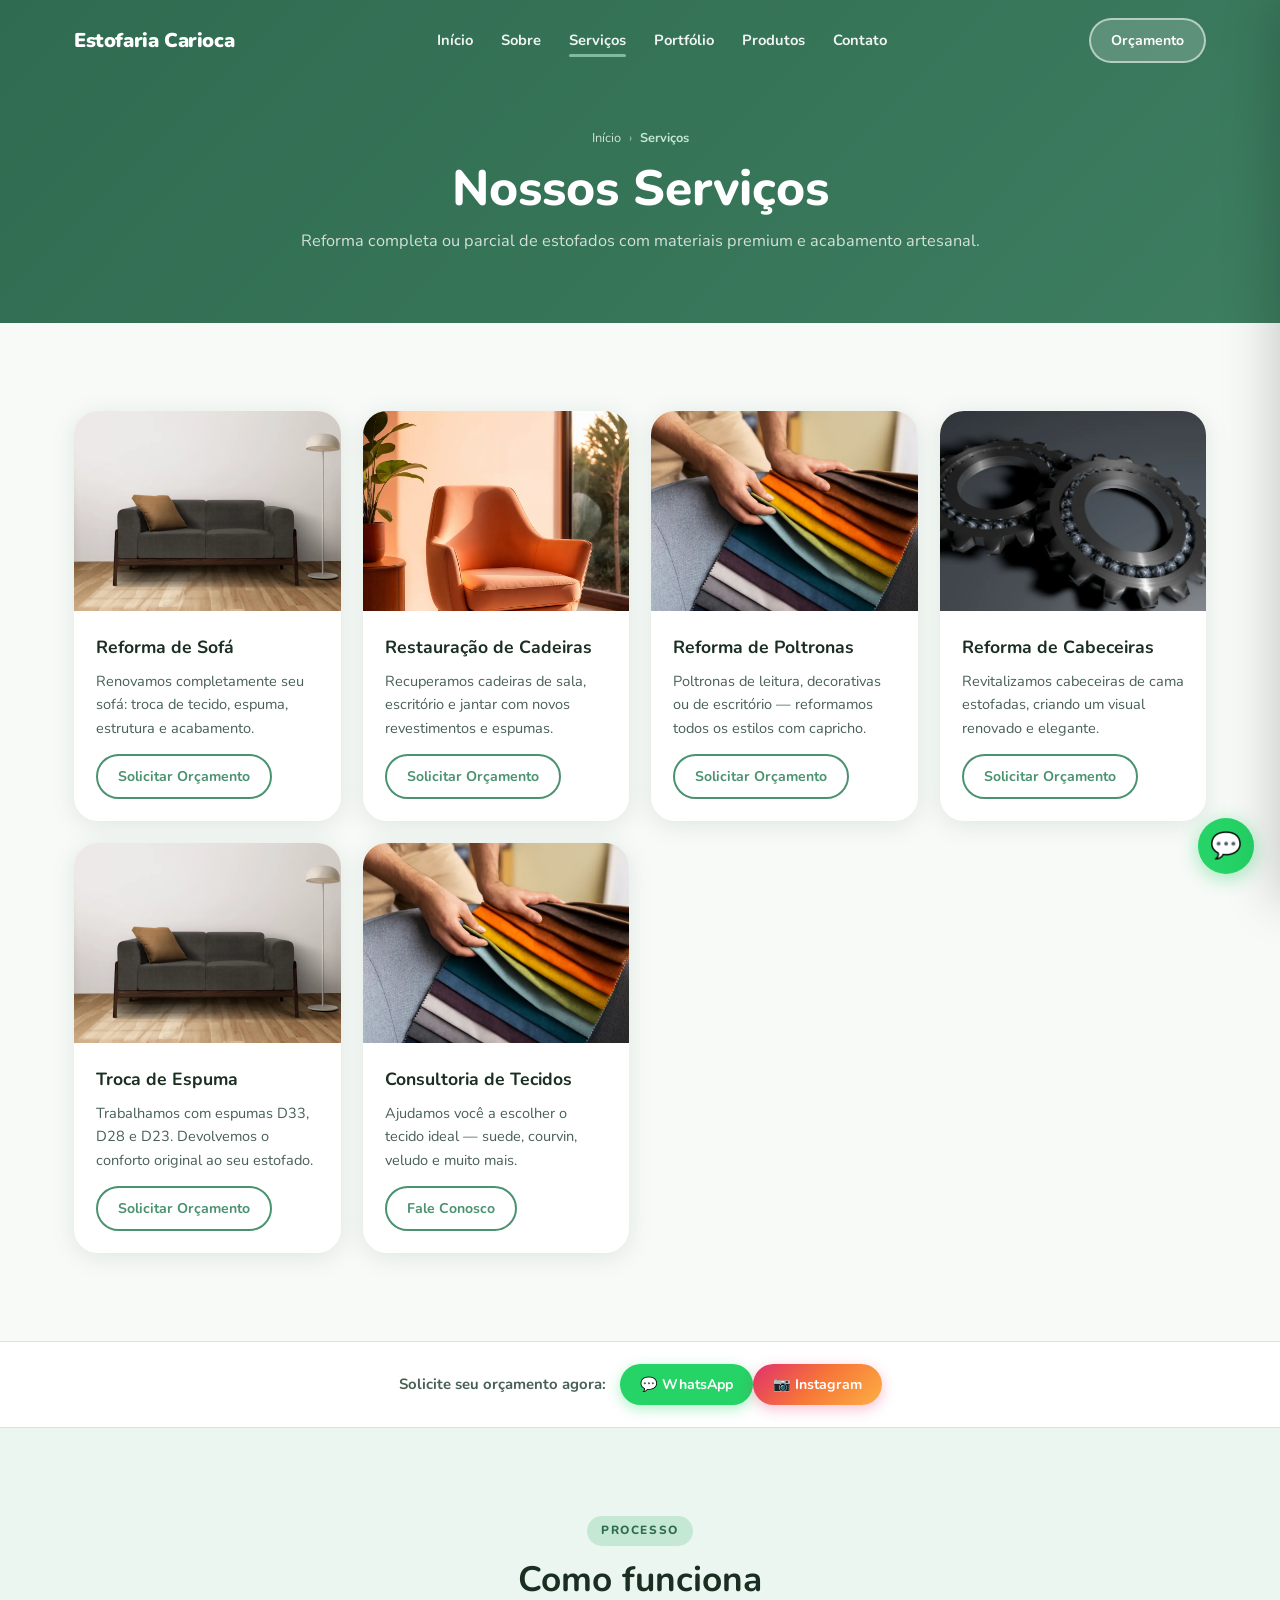
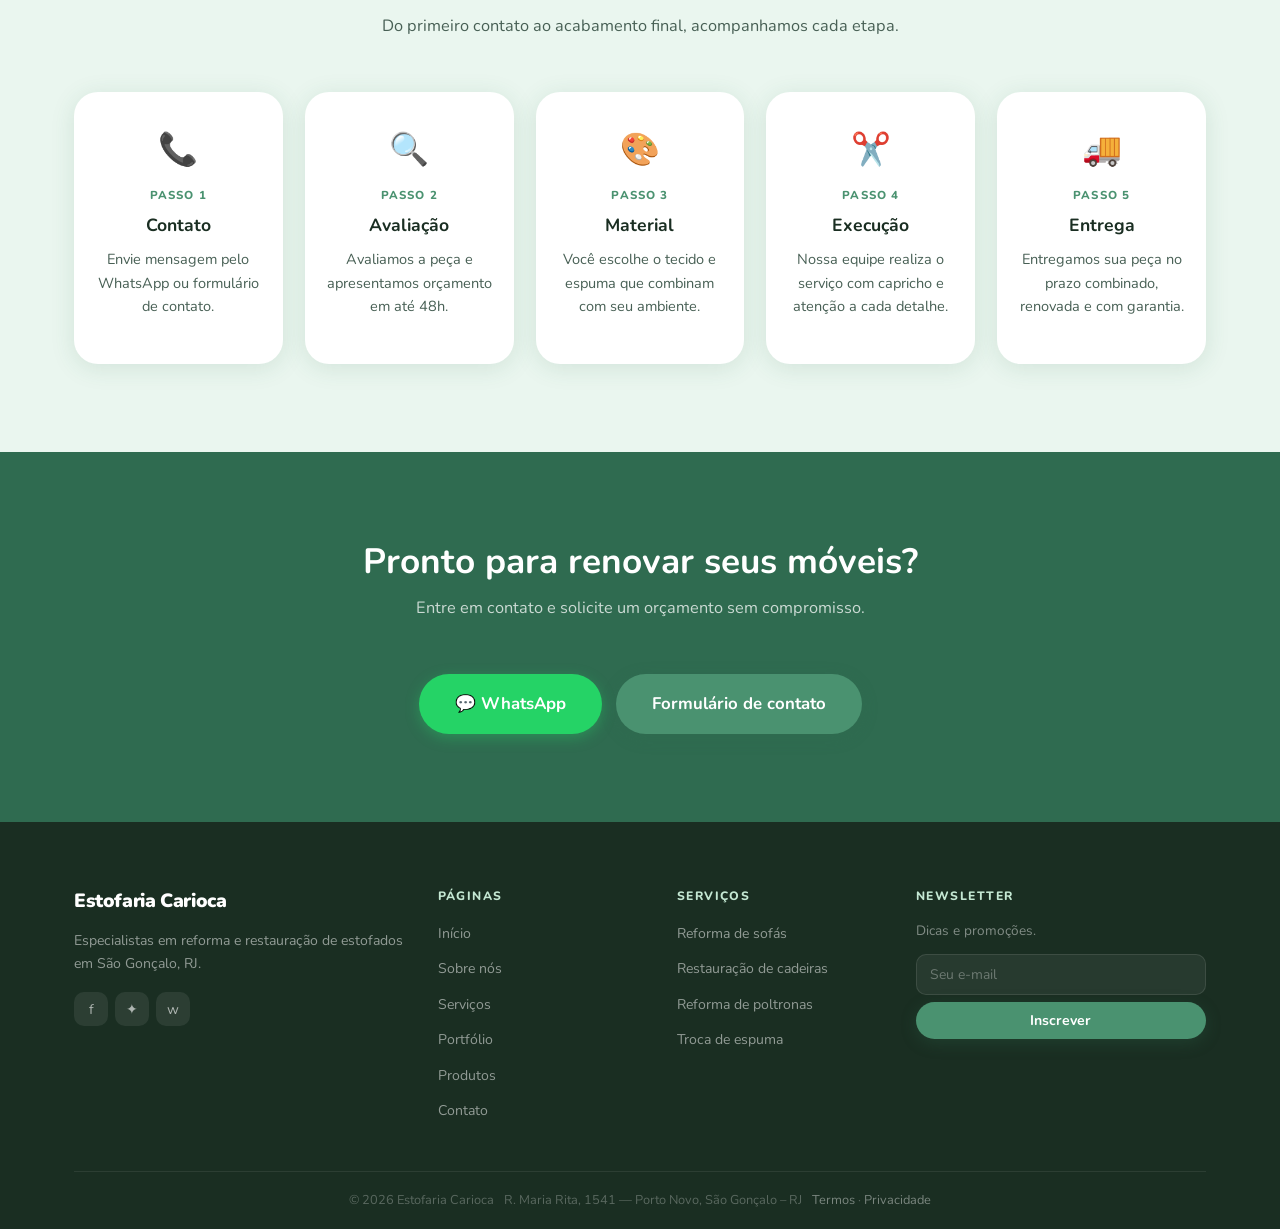
<file: services.html>
<!DOCTYPE html>
<html lang="pt-BR">
<head>
  <meta charset="UTF-8"><meta name="viewport" content="width=device-width, initial-scale=1.0">
  <title>Serviços | Estofaria Carioca</title>
  <meta name="description" content="Reforma de sofás, cadeiras, poltronas e muito mais. São Gonçalo, RJ.">
  <link rel="preconnect" href="https://fonts.googleapis.com"><link rel="preconnect" href="https://fonts.gstatic.com" crossorigin>
  <link rel="preconnect" href="https://fonts.googleapis.com">
  <link rel="preconnect" href="https://fonts.gstatic.com" crossorigin>
  <link href="https://fonts.googleapis.com/css2?family=Nunito:wght@400;700;800&display=swap" rel="stylesheet">
  <link rel="stylesheet" href="assets/css/style.css">
</head>
<body>
  <a href="https://wa.me/5521000000000" class="whatsapp-float" target="_blank" rel="noopener" aria-label="WhatsApp">💬</a>
  <div class="nav-drawer-overlay"></div>
  <nav class="nav-drawer">
    <div class="nav-drawer-head"><span class="nav-drawer-logo">Estofaria Carioca</span><button class="nav-drawer-close">✕</button></div>
    <div class="nav-drawer-links">
      <a href="index.html"><span class="di">🏠</span> Início</a>
      <a href="about.html"><span class="di">👥</span> Sobre nós</a>
      <a href="services.html"><span class="di">✂️</span> Serviços</a>
      <a href="portfolio.html"><span class="di">🖼️</span> Portfólio</a>
      <a href="shop.html"><span class="di">🛍️</span> Produtos</a>
      <a href="contact.html"><span class="di">📩</span> Contato</a>
    </div>
    <div class="nav-drawer-footer">
      <a href="https://wa.me/5521000000000" class="btn btn-wa btn-sm" target="_blank" rel="noopener">💬 WhatsApp</a>
      <a href="https://instagram.com/estofacarioca" class="btn btn-ig btn-sm" target="_blank" rel="noopener">📷 Instagram</a>
      <div class="drawer-socials"><a href="#" class="s-fb">f</a><a href="https://instagram.com/estofacarioca" class="s-ig" target="_blank">✦</a><a href="https://wa.me/5521000000000" class="s-wa" target="_blank">💬</a></div>
    </div>
  </nav>
  <header class="navbar">
    <div class="container navbar-inner">
      <a href="index.html" class="navbar-logo">Estofaria Carioca</a>
      <nav class="navbar-links"><a href="index.html">Início</a><a href="about.html">Sobre</a><a href="services.html">Serviços</a><a href="portfolio.html">Portfólio</a><a href="shop.html">Produtos</a><a href="contact.html">Contato</a></nav>
      <div class="navbar-cta"><a href="contact.html" class="btn btn-light btn-sm">Orçamento</a></div>
      <button class="hamburger" aria-label="Abrir menu"><span></span><span></span><span></span></button>
    </div>
  </header>

  <section class="page-hero"><div class="container"><div class="breadcrumb"><a href="index.html">Início</a> › <span>Serviços</span></div><h1>Nossos Serviços</h1><p>Reforma completa ou parcial de estofados com materiais premium e acabamento artesanal.</p></div></section>
  <section class="section"><div class="container">
    <div class="services-grid">
      <article class="service-card fade-in"><img src="image/sofa.webp" alt="Reforma de Sofá"><div class="service-card-body"><h3>Reforma de Sofá</h3><p>Renovamos completamente seu sofá: troca de tecido, espuma, estrutura e acabamento.</p><a href="contact.html" class="btn btn-outline btn-sm">Solicitar Orçamento</a></div></article>
      <article class="service-card fade-in"><img src="image/cadeira.webp"alt="Restauração de Cadeiras"><div class="service-card-body"><h3>Restauração de Cadeiras</h3><p>Recuperamos cadeiras de sala, escritório e jantar com novos revestimentos e espumas.</p><a href="contact.html" class="btn btn-outline btn-sm">Solicitar Orçamento</a></div></article>
      <article class="service-card fade-in"><img src="image/mostruario.webp"alt="Reforma de Poltronas"><div class="service-card-body"><h3>Reforma de Poltronas</h3><p>Poltronas de leitura, decorativas ou de escritório — reformamos todos os estilos com capricho.</p><a href="contact.html" class="btn btn-outline btn-sm">Solicitar Orçamento</a></div></article>
      <article class="service-card fade-in"><img src="image/pecas.webp"alt="Reforma de Cabeceiras"><div class="service-card-body"><h3>Reforma de Cabeceiras</h3><p>Revitalizamos cabeceiras de cama estofadas, criando um visual renovado e elegante.</p><a href="contact.html" class="btn btn-outline btn-sm">Solicitar Orçamento</a></div></article>
      <article class="service-card fade-in"><img src="image/sofa.webp" alt="Troca de Espuma"><div class="service-card-body"><h3>Troca de Espuma</h3><p>Trabalhamos com espumas D33, D28 e D23. Devolvemos o conforto original ao seu estofado.</p><a href="contact.html" class="btn btn-outline btn-sm">Solicitar Orçamento</a></div></article>
      <article class="service-card fade-in"><img src="image/mostruario.webp"alt="Consultoria de Tecidos"><div class="service-card-body"><h3>Consultoria de Tecidos</h3><p>Ajudamos você a escolher o tecido ideal — suede, courvin, veludo e muito mais.</p><a href="contact.html" class="btn btn-outline btn-sm">Fale Conosco</a></div></article>
    </div>
  </div></section>
  <div class="social-strip"><div class="container"><div class="social-strip-inner">
    <p>Solicite seu orçamento agora:</p>
    <div class="btns"><a href="https://wa.me/5521000000000" class="btn btn-wa btn-sm" target="_blank" rel="noopener">💬 WhatsApp</a><a href="https://instagram.com/estofacarioca" class="btn btn-ig btn-sm" target="_blank" rel="noopener">📷 Instagram</a></div>
  </div></div></div>
  <section class="section section-alt"><div class="container">
    <div class="section-header"><span class="label">Processo</span><h2>Como funciona</h2><p>Do primeiro contato ao acabamento final, acompanhamos cada etapa.</p></div>
    <div class="services-grid" style="grid-template-columns:repeat(auto-fit,minmax(200px,1fr))">
      <div class="service-card fade-in" style="text-align:center;padding:32px 20px"><div style="font-size:2rem;margin-bottom:10px">📞</div><div style="font-size:.72rem;font-weight:800;letter-spacing:.1em;text-transform:uppercase;color:var(--green);margin-bottom:6px">Passo 1</div><div class="service-card-body" style="padding:0"><h3>Contato</h3><p>Envie mensagem pelo WhatsApp ou formulário de contato.</p></div></div>
      <div class="service-card fade-in" style="text-align:center;padding:32px 20px"><div style="font-size:2rem;margin-bottom:10px">🔍</div><div style="font-size:.72rem;font-weight:800;letter-spacing:.1em;text-transform:uppercase;color:var(--green);margin-bottom:6px">Passo 2</div><div class="service-card-body" style="padding:0"><h3>Avaliação</h3><p>Avaliamos a peça e apresentamos orçamento em até 48h.</p></div></div>
      <div class="service-card fade-in" style="text-align:center;padding:32px 20px"><div style="font-size:2rem;margin-bottom:10px">🎨</div><div style="font-size:.72rem;font-weight:800;letter-spacing:.1em;text-transform:uppercase;color:var(--green);margin-bottom:6px">Passo 3</div><div class="service-card-body" style="padding:0"><h3>Material</h3><p>Você escolhe o tecido e espuma que combinam com seu ambiente.</p></div></div>
      <div class="service-card fade-in" style="text-align:center;padding:32px 20px"><div style="font-size:2rem;margin-bottom:10px">✂️</div><div style="font-size:.72rem;font-weight:800;letter-spacing:.1em;text-transform:uppercase;color:var(--green);margin-bottom:6px">Passo 4</div><div class="service-card-body" style="padding:0"><h3>Execução</h3><p>Nossa equipe realiza o serviço com capricho e atenção a cada detalhe.</p></div></div>
      <div class="service-card fade-in" style="text-align:center;padding:32px 20px"><div style="font-size:2rem;margin-bottom:10px">🚚</div><div style="font-size:.72rem;font-weight:800;letter-spacing:.1em;text-transform:uppercase;color:var(--green);margin-bottom:6px">Passo 5</div><div class="service-card-body" style="padding:0"><h3>Entrega</h3><p>Entregamos sua peça no prazo combinado, renovada e com garantia.</p></div></div>
    </div>
  </div></section>
  <section class="section section-dark" style="text-align:center"><div class="container"><div class="section-header"><h2>Pronto para renovar seus móveis?</h2><p>Entre em contato e solicite um orçamento sem compromisso.</p></div><div style="display:flex;gap:14px;justify-content:center;flex-wrap:wrap"><a href="https://wa.me/5521000000000" class="btn btn-wa btn-lg" target="_blank" rel="noopener">💬 WhatsApp</a><a href="contact.html" class="btn btn-primary btn-lg">Formulário de contato</a></div></div></section>

  <footer class="footer">
    <div class="container">
      <div class="footer-grid">
        <div class="footer-brand"><a href="index.html" class="logo">Estofaria Carioca</a><p>Especialistas em reforma e restauração de estofados em São Gonçalo, RJ.</p><div class="footer-social"><a href="#" aria-label="Facebook">f</a><a href="https://instagram.com/estofacarioca" target="_blank">✦</a><a href="https://wa.me/5521000000000" target="_blank">w</a></div></div>
        <div class="footer-col"><h4>Páginas</h4><ul><li><a href="index.html">Início</a></li><li><a href="about.html">Sobre nós</a></li><li><a href="services.html">Serviços</a></li><li><a href="portfolio.html">Portfólio</a></li><li><a href="shop.html">Produtos</a></li><li><a href="contact.html">Contato</a></li></ul></div>
        <div class="footer-col"><h4>Serviços</h4><ul><li><a href="services.html">Reforma de sofás</a></li><li><a href="services.html">Restauração de cadeiras</a></li><li><a href="services.html">Reforma de poltronas</a></li><li><a href="services.html">Troca de espuma</a></li></ul></div>
        <div class="footer-col"><h4>Newsletter</h4><p style="font-size:.85rem;color:rgba(255,255,255,.45);margin-bottom:12px">Dicas e promoções.</p><form class="footer-newsletter" action="#" method="post"><input type="email" placeholder="Seu e-mail" required><button type="submit" class="btn btn-primary btn-sm">Inscrever</button></form></div>
      </div>
    </div>
    <div class="footer-bottom"><span>© <span class="year"></span> Estofaria Carioca</span><span>R. Maria Rita, 1541 — Porto Novo, São Gonçalo – RJ</span><span><a href="terms.html">Termos</a> · <a href="privacy.html">Privacidade</a></span></div>
  </footer>
  <script src="assets/js/main.js"></script>
  <script>document.querySelectorAll('.year').forEach(function(el){el.textContent=new Date().getFullYear();});</script>
</body>
</html>
</file>
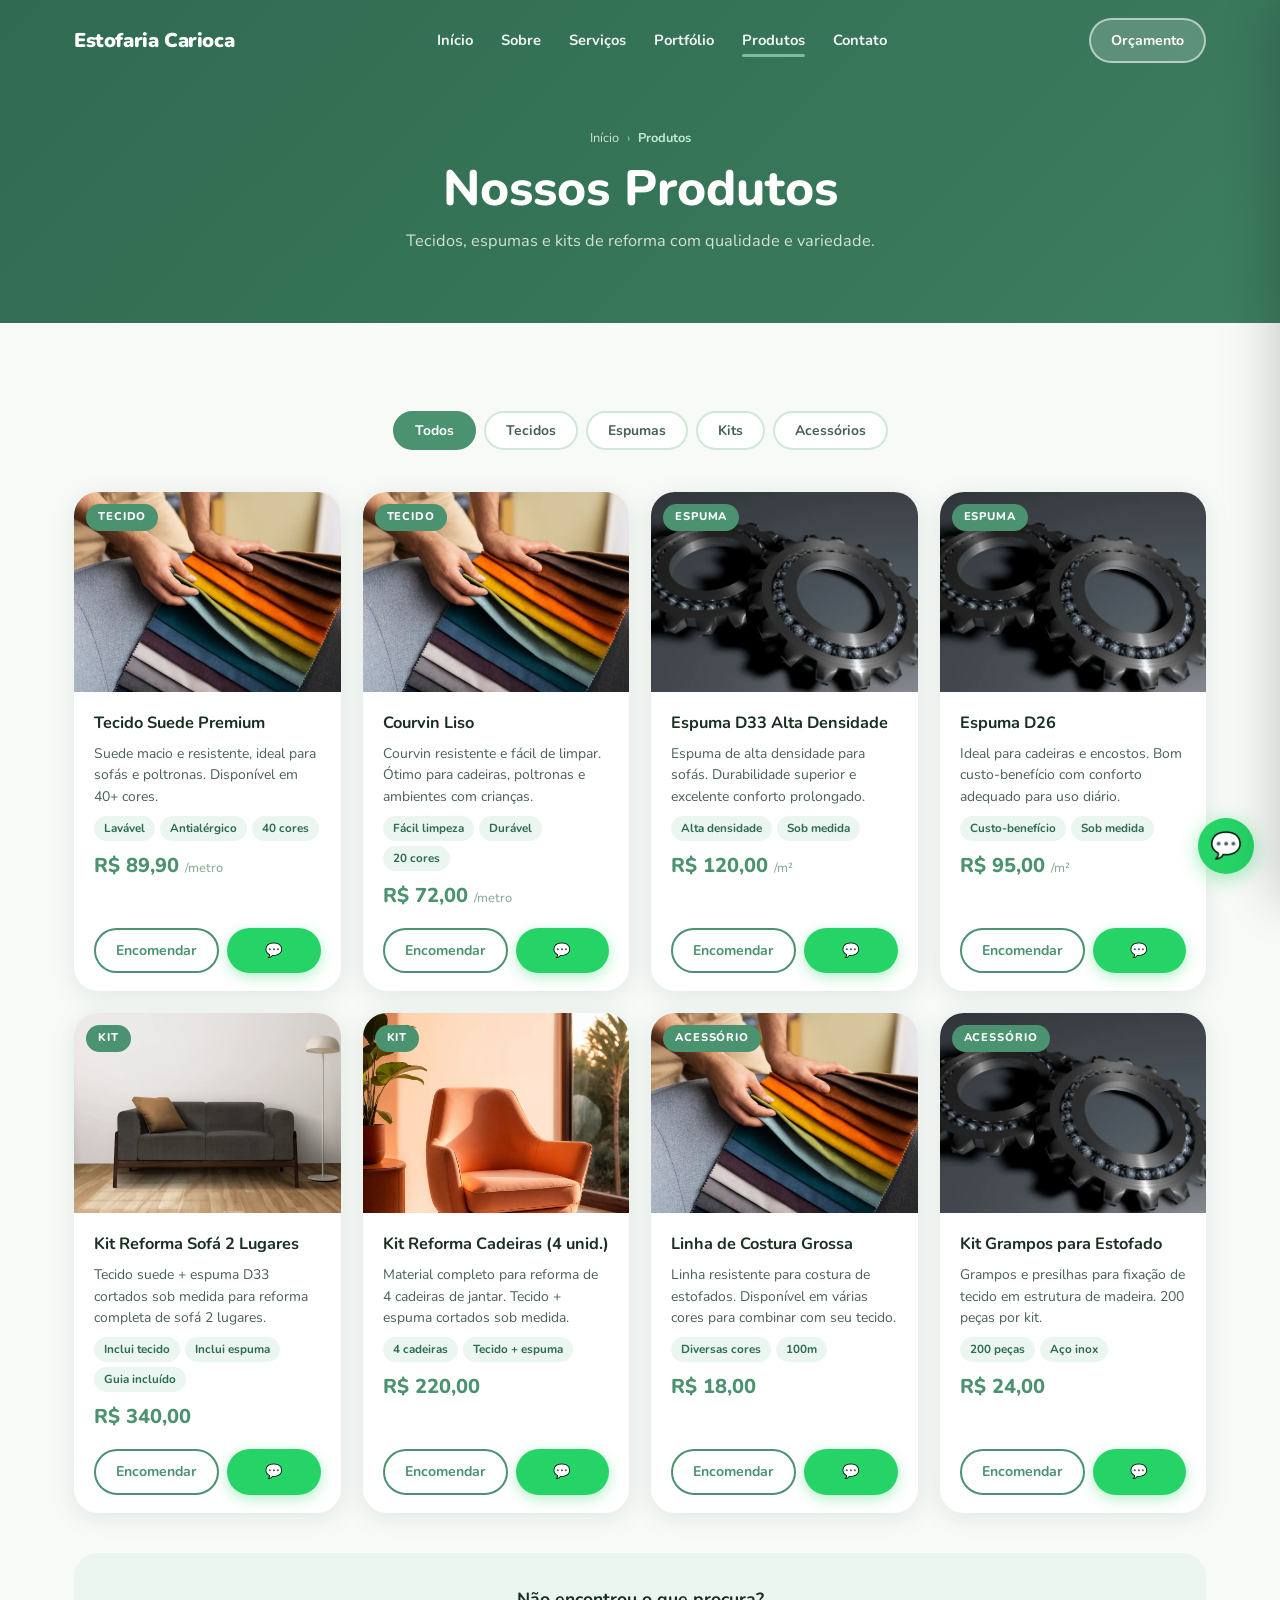
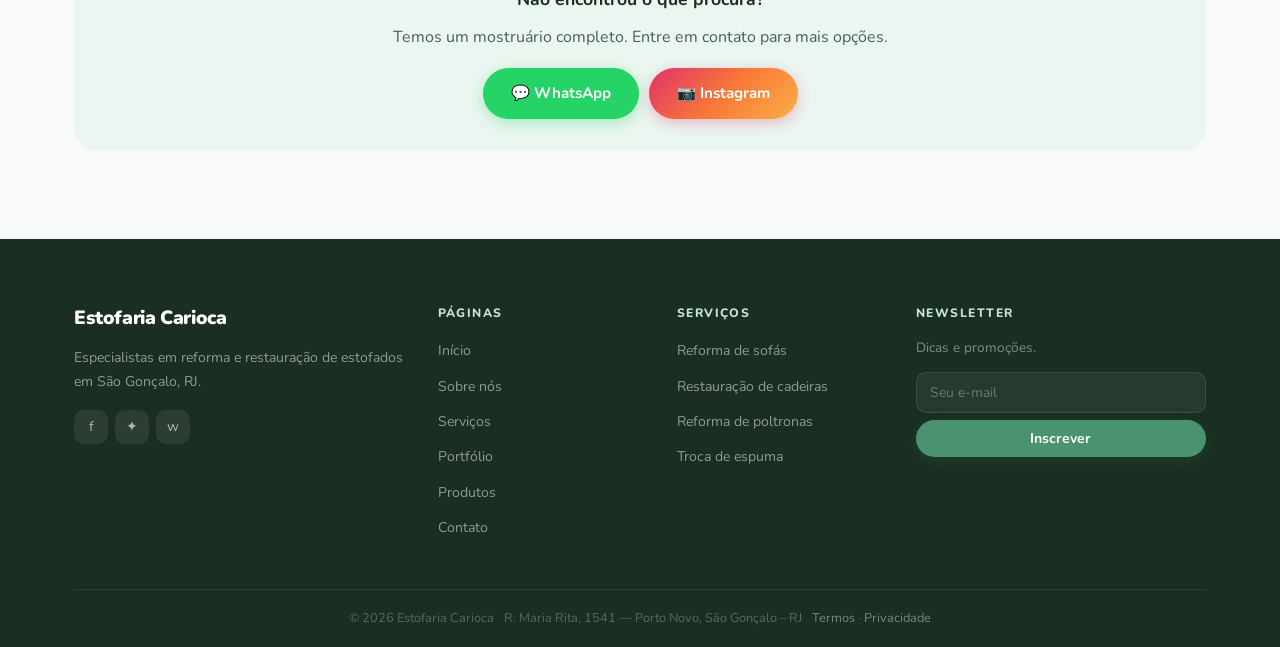
<file: shop.html>
<!DOCTYPE html>
<html lang="pt-BR">
<head>
  <meta charset="UTF-8"><meta name="viewport" content="width=device-width, initial-scale=1.0">
  <title>Produtos | Estofaria Carioca</title>
  <meta name="description" content="Tecidos, espumas, kits de reforma e acessórios. Estofaria Carioca, São Gonçalo — RJ.">
  <link rel="preconnect" href="https://fonts.googleapis.com"><link rel="preconnect" href="https://fonts.gstatic.com" crossorigin>
  <link rel="preconnect" href="https://fonts.googleapis.com">
  <link rel="preconnect" href="https://fonts.gstatic.com" crossorigin>
  <link href="https://fonts.googleapis.com/css2?family=Nunito:wght@400;700;800&display=swap" rel="stylesheet">
  <link rel="stylesheet" href="assets/css/style.css">
</head>
<body>
  <a href="https://wa.me/5521000000000" class="whatsapp-float" target="_blank" rel="noopener" aria-label="WhatsApp">💬</a>
  <div class="nav-drawer-overlay"></div>
  <nav class="nav-drawer">
    <div class="nav-drawer-head"><span class="nav-drawer-logo">Estofaria Carioca</span><button class="nav-drawer-close">✕</button></div>
    <div class="nav-drawer-links">
      <a href="index.html"><span class="di">🏠</span> Início</a>
      <a href="about.html"><span class="di">👥</span> Sobre nós</a>
      <a href="services.html"><span class="di">✂️</span> Serviços</a>
      <a href="portfolio.html"><span class="di">🖼️</span> Portfólio</a>
      <a href="shop.html"><span class="di">🛍️</span> Produtos</a>
      <a href="contact.html"><span class="di">📩</span> Contato</a>
    </div>
    <div class="nav-drawer-footer">
      <a href="https://wa.me/5521000000000" class="btn btn-wa btn-sm" target="_blank" rel="noopener">💬 WhatsApp</a>
      <a href="https://instagram.com/estofacarioca" class="btn btn-ig btn-sm" target="_blank" rel="noopener">📷 Instagram</a>
      <div class="drawer-socials"><a href="#" class="s-fb">f</a><a href="https://instagram.com/estofacarioca" class="s-ig" target="_blank">✦</a><a href="https://wa.me/5521000000000" class="s-wa" target="_blank">💬</a></div>
    </div>
  </nav>
  <header class="navbar">
    <div class="container navbar-inner">
      <a href="index.html" class="navbar-logo">Estofaria Carioca</a>
      <nav class="navbar-links"><a href="index.html">Início</a><a href="about.html">Sobre</a><a href="services.html">Serviços</a><a href="portfolio.html">Portfólio</a><a href="shop.html">Produtos</a><a href="contact.html">Contato</a></nav>
      <div class="navbar-cta"><a href="contact.html" class="btn btn-light btn-sm">Orçamento</a></div>
      <button class="hamburger" aria-label="Abrir menu"><span></span><span></span><span></span></button>
    </div>
  </header>

  <section class="page-hero"><div class="container"><div class="breadcrumb"><a href="index.html">Início</a> › <span>Produtos</span></div><h1>Nossos Produtos</h1><p>Tecidos, espumas e kits de reforma com qualidade e variedade.</p></div></section>
  <section class="section"><div class="container">
    <div class="filter-tabs">
      <button class="filter-tab active" data-filter="all">Todos</button>
      <button class="filter-tab" data-filter="tecidos">Tecidos</button>
      <button class="filter-tab" data-filter="espumas">Espumas</button>
      <button class="filter-tab" data-filter="kits">Kits</button>
      <button class="filter-tab" data-filter="acessorios">Acessórios</button>
    </div>
    <div class="products-grid">

      <article class="product-card fade-in" data-category="tecidos">
        <div class="product-card-img"><img src="image/mostruario.webp"alt="Tecido Suede Premium"><span class="product-badge">Tecido</span></div>
        <div class="product-card-body">
          <h3>Tecido Suede Premium</h3>
          <p class="product-desc">Suede macio e resistente, ideal para sofás e poltronas. Disponível em 40+ cores.</p>
          <div class="product-meta"><span class="product-meta-tag">Lavável</span><span class="product-meta-tag">Antialérgico</span><span class="product-meta-tag">40 cores</span></div>
          <div class="price">R$ 89,90 <span>/metro</span></div>
          <div class="product-actions"><a href="contact.html" class="btn btn-outline btn-sm">Encomendar</a><a href="https://wa.me/5521000000000" class="btn btn-wa btn-sm" target="_blank">💬</a></div>
        </div>
      </article>

      <article class="product-card fade-in" data-category="tecidos">
        <div class="product-card-img"><img src="image/mostruario.webp"alt="Courvin Liso"><span class="product-badge">Tecido</span></div>
        <div class="product-card-body">
          <h3>Courvin Liso</h3>
          <p class="product-desc">Courvin resistente e fácil de limpar. Ótimo para cadeiras, poltronas e ambientes com crianças.</p>
          <div class="product-meta"><span class="product-meta-tag">Fácil limpeza</span><span class="product-meta-tag">Durável</span><span class="product-meta-tag">20 cores</span></div>
          <div class="price">R$ 72,00 <span>/metro</span></div>
          <div class="product-actions"><a href="contact.html" class="btn btn-outline btn-sm">Encomendar</a><a href="https://wa.me/5521000000000" class="btn btn-wa btn-sm" target="_blank">💬</a></div>
        </div>
      </article>

      <article class="product-card fade-in" data-category="espumas">
        <div class="product-card-img"><img src="image/pecas.webp"alt="Espuma D33"><span class="product-badge">Espuma</span></div>
        <div class="product-card-body">
          <h3>Espuma D33 Alta Densidade</h3>
          <p class="product-desc">Espuma de alta densidade para sofás. Durabilidade superior e excelente conforto prolongado.</p>
          <div class="product-meta"><span class="product-meta-tag">Alta densidade</span><span class="product-meta-tag">Sob medida</span></div>
          <div class="price">R$ 120,00 <span>/m²</span></div>
          <div class="product-actions"><a href="contact.html" class="btn btn-outline btn-sm">Encomendar</a><a href="https://wa.me/5521000000000" class="btn btn-wa btn-sm" target="_blank">💬</a></div>
        </div>
      </article>

      <article class="product-card fade-in" data-category="espumas">
        <div class="product-card-img"><img src="image/pecas.webp"alt="Espuma D26"><span class="product-badge">Espuma</span></div>
        <div class="product-card-body">
          <h3>Espuma D26</h3>
          <p class="product-desc">Ideal para cadeiras e encostos. Bom custo-benefício com conforto adequado para uso diário.</p>
          <div class="product-meta"><span class="product-meta-tag">Custo-benefício</span><span class="product-meta-tag">Sob medida</span></div>
          <div class="price">R$ 95,00 <span>/m²</span></div>
          <div class="product-actions"><a href="contact.html" class="btn btn-outline btn-sm">Encomendar</a><a href="https://wa.me/5521000000000" class="btn btn-wa btn-sm" target="_blank">💬</a></div>
        </div>
      </article>

      <article class="product-card fade-in" data-category="kits">
        <div class="product-card-img"><img src="image/sofa.webp" alt="Kit Sofá 2 Lugares"><span class="product-badge">Kit</span></div>
        <div class="product-card-body">
          <h3>Kit Reforma Sofá 2 Lugares</h3>
          <p class="product-desc">Tecido suede + espuma D33 cortados sob medida para reforma completa de sofá 2 lugares.</p>
          <div class="product-meta"><span class="product-meta-tag">Inclui tecido</span><span class="product-meta-tag">Inclui espuma</span><span class="product-meta-tag">Guia incluído</span></div>
          <div class="price">R$ 340,00</div>
          <div class="product-actions"><a href="contact.html" class="btn btn-outline btn-sm">Encomendar</a><a href="https://wa.me/5521000000000" class="btn btn-wa btn-sm" target="_blank">💬</a></div>
        </div>
      </article>

      <article class="product-card fade-in" data-category="kits">
        <div class="product-card-img"><img src="image/cadeira.webp"alt="Kit Cadeiras"><span class="product-badge">Kit</span></div>
        <div class="product-card-body">
          <h3>Kit Reforma Cadeiras (4 unid.)</h3>
          <p class="product-desc">Material completo para reforma de 4 cadeiras de jantar. Tecido + espuma cortados sob medida.</p>
          <div class="product-meta"><span class="product-meta-tag">4 cadeiras</span><span class="product-meta-tag">Tecido + espuma</span></div>
          <div class="price">R$ 220,00</div>
          <div class="product-actions"><a href="contact.html" class="btn btn-outline btn-sm">Encomendar</a><a href="https://wa.me/5521000000000" class="btn btn-wa btn-sm" target="_blank">💬</a></div>
        </div>
      </article>

      <article class="product-card fade-in" data-category="acessorios">
        <div class="product-card-img"><img src="image/mostruario.webp"alt="Linha de Costura"><span class="product-badge">Acessório</span></div>
        <div class="product-card-body">
          <h3>Linha de Costura Grossa</h3>
          <p class="product-desc">Linha resistente para costura de estofados. Disponível em várias cores para combinar com seu tecido.</p>
          <div class="product-meta"><span class="product-meta-tag">Diversas cores</span><span class="product-meta-tag">100m</span></div>
          <div class="price">R$ 18,00</div>
          <div class="product-actions"><a href="contact.html" class="btn btn-outline btn-sm">Encomendar</a><a href="https://wa.me/5521000000000" class="btn btn-wa btn-sm" target="_blank">💬</a></div>
        </div>
      </article>

      <article class="product-card fade-in" data-category="acessorios">
        <div class="product-card-img"><img src="image/pecas.webp"alt="Kit Grampos"><span class="product-badge">Acessório</span></div>
        <div class="product-card-body">
          <h3>Kit Grampos para Estofado</h3>
          <p class="product-desc">Grampos e presilhas para fixação de tecido em estrutura de madeira. 200 peças por kit.</p>
          <div class="product-meta"><span class="product-meta-tag">200 peças</span><span class="product-meta-tag">Aço inox</span></div>
          <div class="price">R$ 24,00</div>
          <div class="product-actions"><a href="contact.html" class="btn btn-outline btn-sm">Encomendar</a><a href="https://wa.me/5521000000000" class="btn btn-wa btn-sm" target="_blank">💬</a></div>
        </div>
      </article>

    </div>
    <div style="text-align:center;margin-top:40px;padding:32px;background:var(--green-pale);border-radius:var(--radius-lg)">
      <h3 style="margin-bottom:10px">Não encontrou o que procura?</h3>
      <p style="color:var(--text-mid);margin-bottom:18px">Temos um mostruário completo. Entre em contato para mais opções.</p>
      <div style="display:flex;gap:10px;justify-content:center;flex-wrap:wrap">
        <a href="https://wa.me/5521000000000" class="btn btn-wa" target="_blank" rel="noopener">💬 WhatsApp</a>
        <a href="https://instagram.com/estofacarioca" class="btn btn-ig" target="_blank" rel="noopener">📷 Instagram</a>
      </div>
    </div>
  </div></section>

  <footer class="footer">
    <div class="container">
      <div class="footer-grid">
        <div class="footer-brand"><a href="index.html" class="logo">Estofaria Carioca</a><p>Especialistas em reforma e restauração de estofados em São Gonçalo, RJ.</p><div class="footer-social"><a href="#" aria-label="Facebook">f</a><a href="https://instagram.com/estofacarioca" target="_blank">✦</a><a href="https://wa.me/5521000000000" target="_blank">w</a></div></div>
        <div class="footer-col"><h4>Páginas</h4><ul><li><a href="index.html">Início</a></li><li><a href="about.html">Sobre nós</a></li><li><a href="services.html">Serviços</a></li><li><a href="portfolio.html">Portfólio</a></li><li><a href="shop.html">Produtos</a></li><li><a href="contact.html">Contato</a></li></ul></div>
        <div class="footer-col"><h4>Serviços</h4><ul><li><a href="services.html">Reforma de sofás</a></li><li><a href="services.html">Restauração de cadeiras</a></li><li><a href="services.html">Reforma de poltronas</a></li><li><a href="services.html">Troca de espuma</a></li></ul></div>
        <div class="footer-col"><h4>Newsletter</h4><p style="font-size:.85rem;color:rgba(255,255,255,.45);margin-bottom:12px">Dicas e promoções.</p><form class="footer-newsletter" action="#" method="post"><input type="email" placeholder="Seu e-mail" required><button type="submit" class="btn btn-primary btn-sm">Inscrever</button></form></div>
      </div>
    </div>
    <div class="footer-bottom"><span>© <span class="year"></span> Estofaria Carioca</span><span>R. Maria Rita, 1541 — Porto Novo, São Gonçalo – RJ</span><span><a href="terms.html">Termos</a> · <a href="privacy.html">Privacidade</a></span></div>
  </footer>
  <script src="assets/js/main.js"></script>
  <script>document.querySelectorAll('.year').forEach(function(el){el.textContent=new Date().getFullYear();});</script>
</body>
</html>
</file>
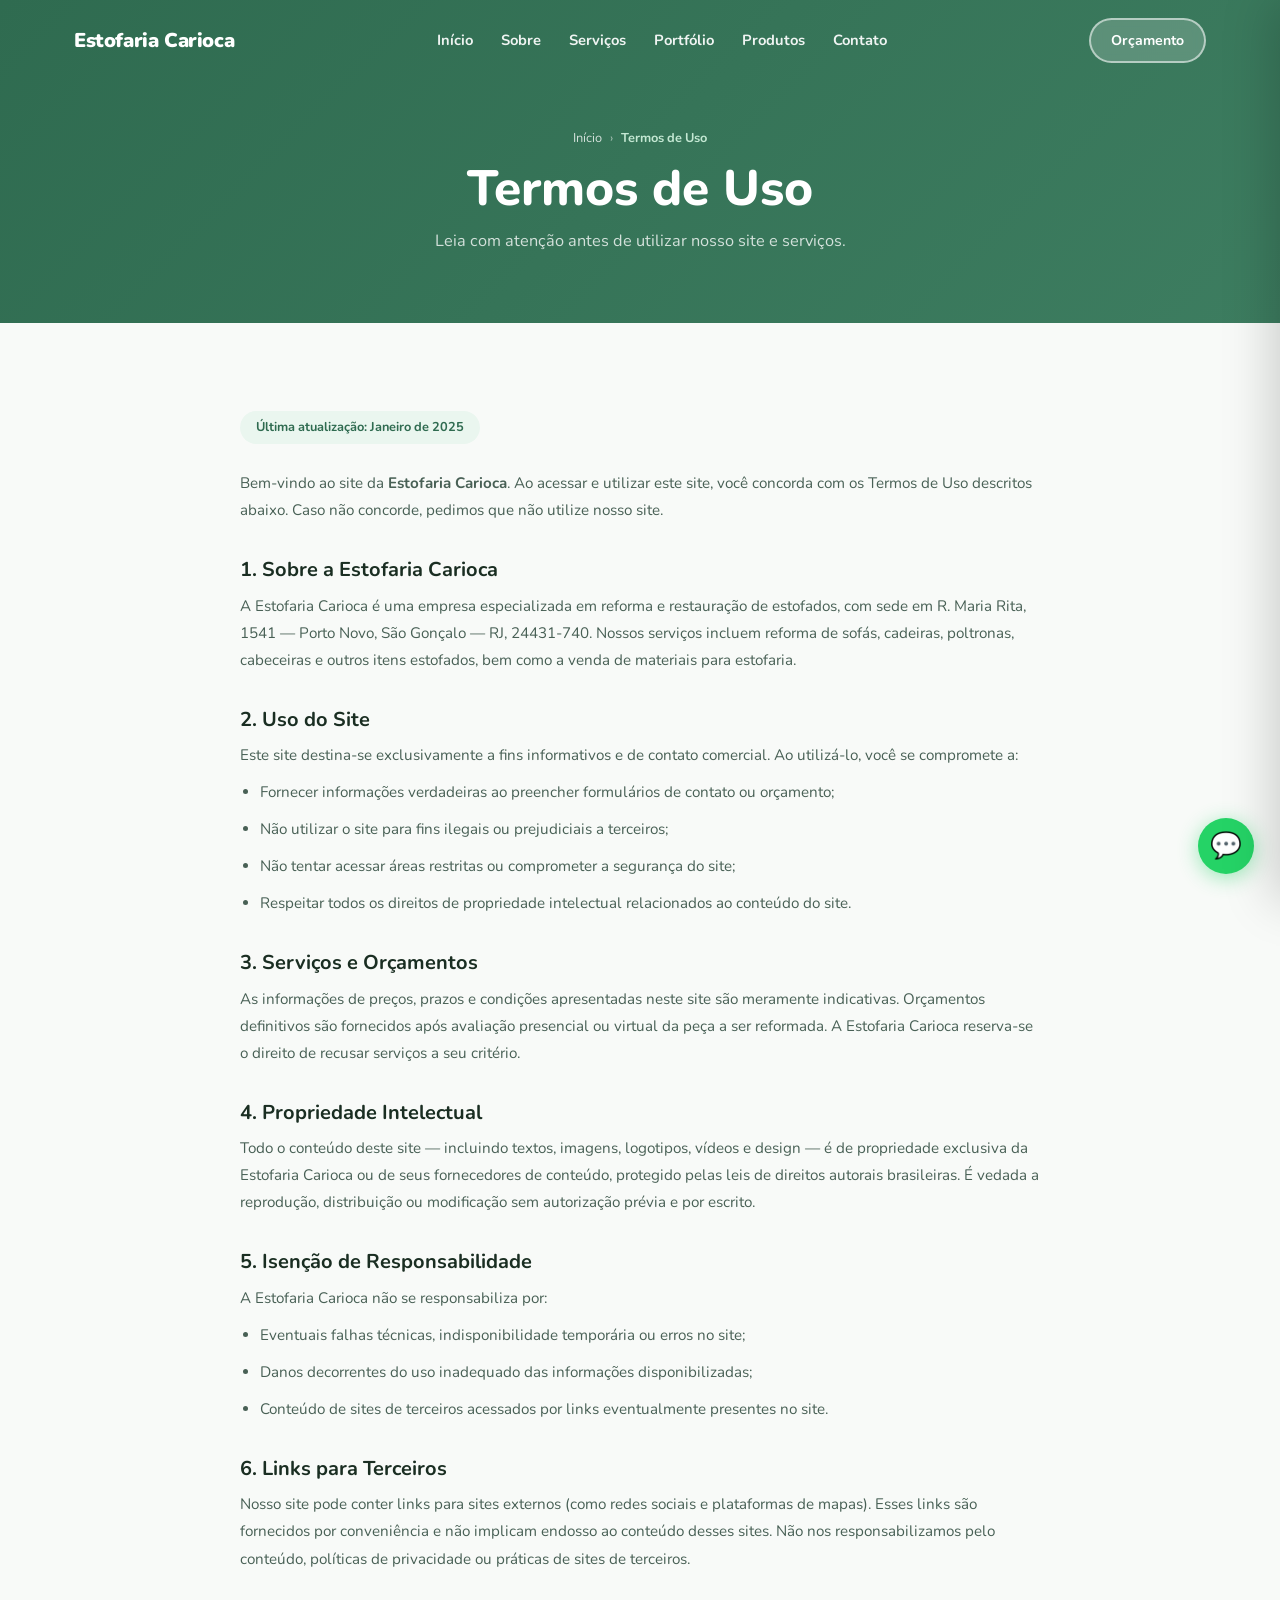
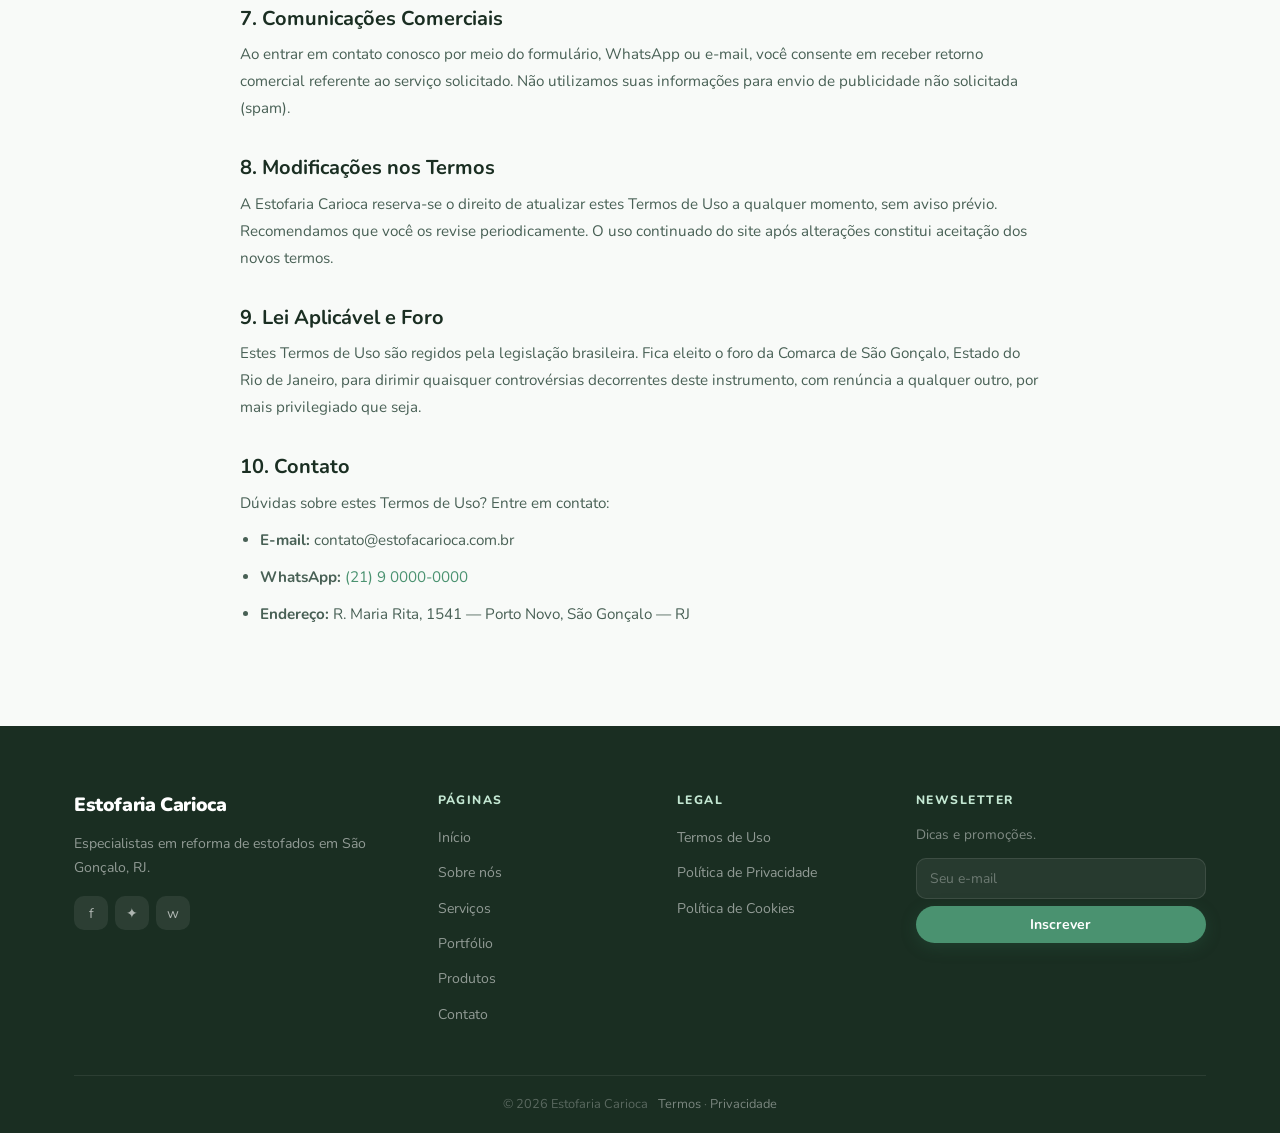
<file: terms.html>
<!DOCTYPE html>
<html lang="pt-BR">
<head>
  <meta charset="UTF-8">
  <meta name="viewport" content="width=device-width, initial-scale=1.0">
  <title>Termos de Uso | Estofaria Carioca</title>
  <meta name="description" content="Termos de Uso do site da Estofaria Carioca.">
  <meta name="robots" content="noindex">
  <link rel="preconnect" href="https://fonts.googleapis.com">
  <link rel="preconnect" href="https://fonts.gstatic.com" crossorigin>
  <link rel="preconnect" href="https://fonts.googleapis.com">
  <link rel="preconnect" href="https://fonts.gstatic.com" crossorigin>
  <link href="https://fonts.googleapis.com/css2?family=Nunito:wght@400;700;800&display=swap" rel="stylesheet">
  <link rel="stylesheet" href="assets/css/style.css">
</head>
<body>

  <a href="https://wa.me/5521000000000" class="whatsapp-float" target="_blank" rel="noopener" aria-label="WhatsApp">💬</a>

  <div class="nav-drawer-overlay"></div>
  <nav class="nav-drawer">
    <div class="nav-drawer-head">
      <span class="nav-drawer-logo">Estofaria Carioca</span>
      <button class="nav-drawer-close">✕</button>
    </div>
    <div class="nav-drawer-links">
      <a href="index.html"><span class="di">🏠</span> Início</a>
      <a href="about.html"><span class="di">👥</span> Sobre nós</a>
      <a href="services.html"><span class="di">✂️</span> Serviços</a>
      <a href="portfolio.html"><span class="di">🖼️</span> Portfólio</a>
      <a href="shop.html"><span class="di">🛍️</span> Produtos</a>
      <a href="contact.html"><span class="di">📩</span> Contato</a>
    </div>
    <div class="nav-drawer-footer">
      <a href="https://wa.me/5521000000000" class="btn btn-wa btn-sm" target="_blank">💬 WhatsApp</a>
      <a href="https://instagram.com/estofacarioca" class="btn btn-ig btn-sm" target="_blank">📷 Instagram</a>
      <div class="drawer-socials">
        <a href="#" class="s-fb">f</a>
        <a href="https://instagram.com/estofacarioca" class="s-ig" target="_blank">✦</a>
        <a href="https://wa.me/5521000000000" class="s-wa" target="_blank">💬</a>
      </div>
    </div>
  </nav>

  <header class="navbar">
    <div class="container navbar-inner">
      <a href="index.html" class="navbar-logo">Estofaria Carioca</a>
      <nav class="navbar-links">
        <a href="index.html">Início</a>
        <a href="about.html">Sobre</a>
        <a href="services.html">Serviços</a>
        <a href="portfolio.html">Portfólio</a>
        <a href="shop.html">Produtos</a>
        <a href="contact.html">Contato</a>
      </nav>
      <div class="navbar-cta"><a href="contact.html" class="btn btn-light btn-sm">Orçamento</a></div>
      <button class="hamburger" aria-label="Abrir menu"><span></span><span></span><span></span></button>
    </div>
  </header>

  <section class="page-hero">
    <div class="container">
      <div class="breadcrumb"><a href="index.html">Início</a> › <span>Termos de Uso</span></div>
      <h1>Termos de Uso</h1>
      <p>Leia com atenção antes de utilizar nosso site e serviços.</p>
    </div>
  </section>

  <section class="section">
    <div class="container">
      <div class="legal-content">
        <span class="legal-update">Última atualização: Janeiro de 2025</span>

        <p>Bem-vindo ao site da <strong>Estofaria Carioca</strong>. Ao acessar e utilizar este site, você concorda com os Termos de Uso descritos abaixo. Caso não concorde, pedimos que não utilize nosso site.</p>

        <h2>1. Sobre a Estofaria Carioca</h2>
        <p>A Estofaria Carioca é uma empresa especializada em reforma e restauração de estofados, com sede em R. Maria Rita, 1541 — Porto Novo, São Gonçalo — RJ, 24431-740. Nossos serviços incluem reforma de sofás, cadeiras, poltronas, cabeceiras e outros itens estofados, bem como a venda de materiais para estofaria.</p>

        <h2>2. Uso do Site</h2>
        <p>Este site destina-se exclusivamente a fins informativos e de contato comercial. Ao utilizá-lo, você se compromete a:</p>
        <ul>
          <li>Fornecer informações verdadeiras ao preencher formulários de contato ou orçamento;</li>
          <li>Não utilizar o site para fins ilegais ou prejudiciais a terceiros;</li>
          <li>Não tentar acessar áreas restritas ou comprometer a segurança do site;</li>
          <li>Respeitar todos os direitos de propriedade intelectual relacionados ao conteúdo do site.</li>
        </ul>

        <h2>3. Serviços e Orçamentos</h2>
        <p>As informações de preços, prazos e condições apresentadas neste site são meramente indicativas. Orçamentos definitivos são fornecidos após avaliação presencial ou virtual da peça a ser reformada. A Estofaria Carioca reserva-se o direito de recusar serviços a seu critério.</p>

        <h2>4. Propriedade Intelectual</h2>
        <p>Todo o conteúdo deste site — incluindo textos, imagens, logotipos, vídeos e design — é de propriedade exclusiva da Estofaria Carioca ou de seus fornecedores de conteúdo, protegido pelas leis de direitos autorais brasileiras. É vedada a reprodução, distribuição ou modificação sem autorização prévia e por escrito.</p>

        <h2>5. Isenção de Responsabilidade</h2>
        <p>A Estofaria Carioca não se responsabiliza por:</p>
        <ul>
          <li>Eventuais falhas técnicas, indisponibilidade temporária ou erros no site;</li>
          <li>Danos decorrentes do uso inadequado das informações disponibilizadas;</li>
          <li>Conteúdo de sites de terceiros acessados por links eventualmente presentes no site.</li>
        </ul>

        <h2>6. Links para Terceiros</h2>
        <p>Nosso site pode conter links para sites externos (como redes sociais e plataformas de mapas). Esses links são fornecidos por conveniência e não implicam endosso ao conteúdo desses sites. Não nos responsabilizamos pelo conteúdo, políticas de privacidade ou práticas de sites de terceiros.</p>

        <h2>7. Comunicações Comerciais</h2>
        <p>Ao entrar em contato conosco por meio do formulário, WhatsApp ou e-mail, você consente em receber retorno comercial referente ao serviço solicitado. Não utilizamos suas informações para envio de publicidade não solicitada (spam).</p>

        <h2>8. Modificações nos Termos</h2>
        <p>A Estofaria Carioca reserva-se o direito de atualizar estes Termos de Uso a qualquer momento, sem aviso prévio. Recomendamos que você os revise periodicamente. O uso continuado do site após alterações constitui aceitação dos novos termos.</p>

        <h2>9. Lei Aplicável e Foro</h2>
        <p>Estes Termos de Uso são regidos pela legislação brasileira. Fica eleito o foro da Comarca de São Gonçalo, Estado do Rio de Janeiro, para dirimir quaisquer controvérsias decorrentes deste instrumento, com renúncia a qualquer outro, por mais privilegiado que seja.</p>

        <h2>10. Contato</h2>
        <p>Dúvidas sobre estes Termos de Uso? Entre em contato:</p>
        <ul>
          <li><strong>E-mail:</strong> contato@estofacarioca.com.br</li>
          <li><strong>WhatsApp:</strong> <a href="https://wa.me/5521000000000" style="color:var(--green)">(21) 9 0000-0000</a></li>
          <li><strong>Endereço:</strong> R. Maria Rita, 1541 — Porto Novo, São Gonçalo — RJ</li>
        </ul>
      </div>
    </div>
  </section>

  <footer class="footer">
    <div class="container">
      <div class="footer-grid">
        <div class="footer-brand"><a href="index.html" class="logo">Estofaria Carioca</a><p>Especialistas em reforma de estofados em São Gonçalo, RJ.</p><div class="footer-social"><a href="#" aria-label="Facebook">f</a><a href="https://instagram.com/estofacarioca" target="_blank" aria-label="Instagram">✦</a><a href="https://wa.me/5521000000000" target="_blank" aria-label="WhatsApp">w</a></div></div>
        <div class="footer-col"><h4>Páginas</h4><ul><li><a href="index.html">Início</a></li><li><a href="about.html">Sobre nós</a></li><li><a href="services.html">Serviços</a></li><li><a href="portfolio.html">Portfólio</a></li><li><a href="shop.html">Produtos</a></li><li><a href="contact.html">Contato</a></li></ul></div>
        <div class="footer-col"><h4>Legal</h4><ul><li><a href="terms.html">Termos de Uso</a></li><li><a href="privacy.html">Política de Privacidade</a></li><li><a href="cookies.html">Política de Cookies</a></li></ul></div>
        <div class="footer-col"><h4>Newsletter</h4><p style="font-size:.85rem;color:rgba(255,255,255,.45);margin-bottom:12px">Dicas e promoções.</p><form class="footer-newsletter" action="#" method="post"><input type="email" placeholder="Seu e-mail" required><button type="submit" class="btn btn-primary btn-sm">Inscrever</button></form></div>
      </div>
    </div>
    <div class="footer-bottom"><span>© <span class="year"></span> Estofaria Carioca</span><span><a href="terms.html">Termos</a> · <a href="privacy.html">Privacidade</a></span></div>
  </footer>

  <script src="assets/js/main.js"></script>
  <script>document.querySelectorAll('.year').forEach(function(el){el.textContent=new Date().getFullYear()});</script>
</body>
</html>
</file>
<file: assets/css/style.css>
/* =============================================
   ESTOFARIA CARIOCA — style.css
   ============================================= */

@import url('https://fonts.googleapis.com/css2?family=Nunito:wght@400;500;600;700;800;900&display=swap');

:root {
  --green:        #4a9270;
  --green-dark:   #2f6b50;
  --green-mid:    #3d7d60;
  --green-light:  #7fbb9e;
  --green-pale:   #eaf6ef;
  --green-accent: #c4e8d3;
  --cream:        #f8faf8;
  --white:        #ffffff;
  --text-dark:    #1a2e22;
  --text-mid:     #486055;
  --text-soft:    #8aab97;
  --border:       #d0e8d8;
  --shadow-sm:    0 2px 12px rgba(47,107,80,0.10);
  --shadow:       0 4px 24px rgba(47,107,80,0.13);
  --shadow-md:    0 8px 36px rgba(47,107,80,0.18);
  --font: 'Nunito', 'Segoe UI', sans-serif;
  --radius-sm: 10px;
  --radius:    16px;
  --radius-lg: 24px;
  --ease: cubic-bezier(0.4,0,0.2,1);
  --t: 0.28s cubic-bezier(0.4,0,0.2,1);
}

*,*::before,*::after{margin:0;padding:0;box-sizing:border-box}
html{scroll-behavior:smooth;-webkit-font-smoothing:antialiased}
body{font-family:var(--font);background:var(--cream);color:var(--text-dark);line-height:1.65}
a{text-decoration:none;color:inherit}
img,video{max-width:100%;display:block}
ul{list-style:none}
button{font-family:var(--font);cursor:pointer}

h1{font-size:clamp(1.9rem,5vw,3.1rem);font-weight:800;line-height:1.15}
h2{font-size:clamp(1.5rem,3.5vw,2.2rem);font-weight:700;line-height:1.22}
h3{font-size:1.1rem;font-weight:700}
h4{font-size:0.97rem;font-weight:700}

.container{max-width:1180px;margin:0 auto;padding:0 24px}
.section{padding:88px 0}
.section-alt{background:var(--green-pale)}
.section-dark{background:var(--green-dark);color:#fff}

.section-header{text-align:center;margin-bottom:52px}
.label{display:inline-block;font-size:0.74rem;font-weight:800;letter-spacing:.13em;text-transform:uppercase;color:var(--green-dark);background:var(--green-accent);padding:5px 14px;border-radius:50px;margin-bottom:12px}
.section-header h2{color:var(--text-dark);margin-bottom:12px}
.section-header p{color:var(--text-mid);font-size:1.02rem;max-width:560px;margin:0 auto}
.section-dark .section-header h2{color:#fff}
.section-dark .section-header p{color:rgba(255,255,255,0.75)}
.section-dark .label{background:rgba(255,255,255,0.18);color:#fff}

/* Botões */
.btn{display:inline-flex;align-items:center;justify-content:center;gap:8px;padding:13px 28px;border-radius:50px;font-family:var(--font);font-weight:700;font-size:0.95rem;cursor:pointer;border:none;transition:var(--t);white-space:nowrap;text-decoration:none}
.btn-primary{background:var(--green);color:#fff;box-shadow:0 4px 16px rgba(47,107,80,.28)}
.btn-primary:hover{background:var(--green-dark);transform:translateY(-2px);box-shadow:0 8px 24px rgba(47,107,80,.32)}
.btn-outline{background:transparent;color:var(--green);border:2px solid var(--green)}
.btn-outline:hover{background:var(--green-pale)}
.btn-light{background:rgba(255,255,255,.18);color:#fff;border:2px solid rgba(255,255,255,.55);backdrop-filter:blur(6px)}
.btn-light:hover{background:rgba(255,255,255,.28)}
.btn-wa{background:#25d366;color:#fff;box-shadow:0 4px 14px rgba(37,211,102,.35)}
.btn-wa:hover{background:#1da851;transform:translateY(-2px)}
.btn-ig{background:linear-gradient(135deg,#e1306c,#f77737,#fcaf45);color:#fff;box-shadow:0 4px 14px rgba(225,48,108,.3)}
.btn-ig:hover{opacity:.9;transform:translateY(-2px)}
.btn-sm{padding:9px 20px;font-size:.88rem}
.btn-lg{padding:16px 36px;font-size:1.05rem}

/* Navbar */
.navbar{position:fixed;top:0;left:0;width:100%;z-index:900;padding:18px 0;transition:background var(--t),padding var(--t),box-shadow var(--t)}
.navbar.scrolled{background:rgba(255,255,255,.97);backdrop-filter:blur(16px);padding:10px 0;box-shadow:var(--shadow-sm)}
.navbar-inner{display:flex;align-items:center;justify-content:space-between}
.navbar-logo{font-size:1.25rem;font-weight:900;color:#fff;transition:color var(--t);letter-spacing:-.02em}
.navbar.scrolled .navbar-logo{color:var(--green-dark)}
.navbar-links{display:flex;align-items:center;gap:28px}
.navbar-links a{font-weight:700;font-size:.92rem;color:rgba(255,255,255,.92);position:relative;transition:color var(--t)}
.navbar-links a::after{content:'';position:absolute;bottom:-4px;left:0;width:0;height:2.5px;background:var(--green-light);border-radius:2px;transition:width var(--t)}
.navbar-links a:hover::after,.navbar-links a.active::after{width:100%}
.navbar.scrolled .navbar-links a{color:var(--text-mid)}
.navbar.scrolled .navbar-links a::after{background:var(--green)}
.navbar-links a:hover{color:#fff}
.navbar.scrolled .navbar-links a:hover{color:var(--green-dark)}
.navbar-cta{display:flex;align-items:center;gap:10px}
.navbar.scrolled .btn-light{background:var(--green);color:#fff;border-color:var(--green)}

/* Hamburger */
.hamburger{display:none;flex-direction:column;justify-content:center;gap:5px;background:none;border:none;padding:6px}
.hamburger span{display:block;width:22px;height:2.5px;background:#fff;border-radius:2px;transition:var(--t);transform-origin:center}
.navbar.scrolled .hamburger span{background:var(--text-dark)}
.hamburger.open span:nth-child(1){transform:translateY(7.5px) rotate(45deg)}
.hamburger.open span:nth-child(2){opacity:0;transform:scaleX(0)}
.hamburger.open span:nth-child(3){transform:translateY(-7.5px) rotate(-45deg)}

/* Mobile Drawer */
.nav-drawer-overlay{display:none;position:fixed;inset:0;background:rgba(5,20,12,.55);z-index:940;backdrop-filter:blur(3px);opacity:0;transition:opacity .3s ease}
.nav-drawer-overlay.open{display:block;opacity:1}
.nav-drawer{position:fixed;top:0;right:0;bottom:0;width:min(310px,88vw);z-index:950;background:#fff;display:flex;flex-direction:column;transform:translateX(100%);transition:transform .35s var(--ease);box-shadow:-8px 0 48px rgba(0,0,0,.18)}
.nav-drawer.open{transform:translateX(0)}
.nav-drawer-head{display:flex;align-items:center;justify-content:space-between;padding:20px 22px;background:var(--green-dark)}
.nav-drawer-logo{font-size:1.1rem;font-weight:900;color:#fff;letter-spacing:-.02em}
.nav-drawer-close{background:rgba(255,255,255,.15);border:none;border-radius:50%;width:36px;height:36px;display:flex;align-items:center;justify-content:center;color:#fff;font-size:1.1rem;transition:var(--t)}
.nav-drawer-close:hover{background:rgba(255,255,255,.28)}
.nav-drawer-links{flex:1;padding:10px 0;overflow-y:auto}
.nav-drawer-links a{display:flex;align-items:center;gap:12px;padding:14px 22px;font-size:.97rem;font-weight:700;color:var(--text-dark);border-left:3px solid transparent;transition:var(--t)}
.nav-drawer-links a:hover,.nav-drawer-links a.active{background:var(--green-pale);color:var(--green-dark);border-left-color:var(--green)}
.nav-drawer-links a .di{font-size:1.1rem;width:22px;text-align:center}
.nav-drawer-footer{padding:18px 22px;border-top:1px solid var(--border);display:flex;flex-direction:column;gap:9px}
.nav-drawer-footer .btn{width:100%;justify-content:center}
.drawer-socials{display:flex;gap:9px;justify-content:center;padding-top:4px}
.drawer-socials a{width:40px;height:40px;border-radius:var(--radius-sm);display:flex;align-items:center;justify-content:center;font-size:1.05rem;transition:var(--t)}
.drawer-socials .s-wa{background:#e9faf0;color:#25d366}
.drawer-socials .s-wa:hover{background:#25d366;color:#fff}
.drawer-socials .s-ig{background:#fef0f5;color:#e1306c}
.drawer-socials .s-ig:hover{background:linear-gradient(135deg,#e1306c,#f77737);color:#fff}
.drawer-socials .s-fb{background:#eef3fb;color:#1877f2}
.drawer-socials .s-fb:hover{background:#1877f2;color:#fff}

/* Hero */
.hero{position:relative;min-height:100vh;display:flex;align-items:center;justify-content:center;text-align:center;overflow:hidden;color:#fff}
.hero-video {
  position: absolute;
  inset: 0;
  width: 100%;
  height: 100%;
  object-fit: cover;
  object-position: center;
  z-index: -2;
  transform: translateZ(0);
  backface-visibility: hidden;
  will-change: transform;
}

.hero-overlay{position:absolute;inset:0;z-index:1;background:linear-gradient(165deg,rgba(8,28,16,.70) 0%,rgba(30,75,48,.50) 55%,rgba(0,0,0,.30) 100%)}
.hero-content{position:relative;z-index:2;max-width:680px;padding:0 24px;animation:fadeUp .9s ease both}
.hero-logo{width:clamp(72px,12vw,112px);height:clamp(72px,12vw,112px);object-fit:cover;border-radius:50%;margin:0 auto 20px;border:3px solid rgba(255,255,255,.4);box-shadow:0 6px 30px rgba(0,0,0,.3)}
.hero h1{margin-bottom:14px;text-shadow:0 2px 20px rgba(0,0,0,.3)}
.hero p{font-size:clamp(1rem,2.5vw,1.18rem);color:rgba(255,255,255,.88);margin-bottom:30px}
.hero-btns{display:flex;gap:12px;justify-content:center;flex-wrap:wrap}
.hero-scroll{position:absolute;bottom:30px;left:50%;transform:translateX(-50%);z-index:2;display:flex;flex-direction:column;align-items:center;gap:6px;color:rgba(255,255,255,.5);font-size:.7rem;font-weight:700;letter-spacing:.14em;text-transform:uppercase;animation:bounceDown 2.2s infinite}
.hero-scroll::after{content:'';width:1px;height:34px;background:rgba(255,255,255,.3)}

/* Stats */
.stats-bar{background:var(--green-dark);padding:34px 0}
.stats-grid{display:grid;grid-template-columns:repeat(4,1fr);gap:16px;text-align:center}
.stat-item{color:#fff}
.stat-number{font-size:2.1rem;font-weight:900;color:var(--green-accent);display:block}
.stat-label{font-size:.86rem;color:rgba(255,255,255,.7);margin-top:2px}

/* Social Strip */
.social-strip{background:#fff;border-top:1px solid var(--border);border-bottom:1px solid var(--border);padding:22px 0}
.social-strip-inner{display:flex;align-items:center;justify-content:center;gap:14px;flex-wrap:wrap}
.social-strip p{font-weight:700;color:var(--text-mid);font-size:.93rem}

/* Service cards */
.services-grid{display:grid;grid-template-columns:repeat(auto-fit,minmax(255px,1fr));gap:22px}
.service-card{background:#fff;border-radius:var(--radius-lg);overflow:hidden;box-shadow:var(--shadow);transition:transform var(--t),box-shadow var(--t)}
.service-card:hover{transform:translateY(-6px);box-shadow:var(--shadow-md)}
.service-card img{width:100%;aspect-ratio:4/3;object-fit:cover}
.service-card-body{padding:22px}
.service-card h3{color:var(--text-dark);margin-bottom:8px}
.service-card p{color:var(--text-mid);font-size:.91rem;margin-bottom:14px;line-height:1.6}

/* Product cards */
.products-grid{display:grid;grid-template-columns:repeat(auto-fill,minmax(265px,1fr));gap:22px}
.product-card{background:#fff;border-radius:var(--radius-lg);overflow:hidden;box-shadow:var(--shadow);transition:transform var(--t),box-shadow var(--t);display:flex;flex-direction:column}
.product-card:hover{transform:translateY(-5px);box-shadow:var(--shadow-md)}
.product-card-img{position:relative;overflow:hidden}
.product-card-img img{width:100%;aspect-ratio:4/3;object-fit:cover;transition:transform .4s var(--ease)}
.product-card:hover .product-card-img img{transform:scale(1.04)}
.product-badge{position:absolute;top:12px;left:12px;background:var(--green);color:#fff;font-size:.7rem;font-weight:800;letter-spacing:.08em;text-transform:uppercase;padding:4px 12px;border-radius:50px}
.product-card-body{padding:18px 20px;flex:1;display:flex;flex-direction:column;gap:6px}
.product-card h3{color:var(--text-dark);font-size:1.02rem}
.product-card .product-desc{font-size:.87rem;color:var(--text-mid);line-height:1.55}
.product-meta{display:flex;flex-wrap:wrap;gap:5px;margin-top:2px}
.product-meta-tag{font-size:.73rem;font-weight:700;color:var(--green-dark);background:var(--green-pale);padding:3px 10px;border-radius:50px}
.price{font-size:1.25rem;font-weight:800;color:var(--green);margin-top:2px}
.price span{font-size:.8rem;font-weight:500;color:var(--text-soft)}
.product-actions{display:flex;gap:8px;margin-top:auto;padding-top:10px}
.product-actions .btn{flex:1;justify-content:center}

/* Portfolio */
.portfolio-grid{display:grid;grid-template-columns:repeat(3,1fr);gap:12px}
.portfolio-item{position:relative;border-radius:var(--radius);overflow:hidden;aspect-ratio:1;cursor:pointer}
.portfolio-item img{width:100%;height:100%;object-fit:cover;transition:transform .5s var(--ease)}
.portfolio-item:hover img{transform:scale(1.07)}
.portfolio-item-overlay{position:absolute;inset:0;background:linear-gradient(to top,rgba(8,28,16,.75),transparent 55%);opacity:0;transition:opacity var(--t);display:flex;align-items:flex-end;padding:14px;color:#fff;font-weight:700;font-size:.87rem}
.portfolio-item:hover .portfolio-item-overlay{opacity:1}
.portfolio-zoom{position:absolute;top:50%;left:50%;transform:translate(-50%,-50%) scale(.75);background:rgba(255,255,255,.92);border-radius:50%;width:46px;height:46px;display:flex;align-items:center;justify-content:center;font-size:1.2rem;opacity:0;transition:var(--t);color:var(--green-dark)}
.portfolio-item:hover .portfolio-zoom{opacity:1;transform:translate(-50%,-50%) scale(1)}

/* Lightbox */
.lightbox{display:none;position:fixed;inset:0;z-index:1100;background:rgba(3,14,8,.93);backdrop-filter:blur(10px);align-items:center;justify-content:center}
.lightbox.open{display:flex;animation:lbIn .25s ease}
.lightbox-inner{position:relative;max-width:92vw;max-height:90vh;display:flex;align-items:center;justify-content:center}
.lightbox-img{max-width:90vw;max-height:84vh;border-radius:var(--radius);object-fit:contain;box-shadow:0 24px 80px rgba(0,0,0,.7);animation:lbZoom .3s var(--ease)}
.lightbox-caption{position:absolute;bottom:-38px;left:0;right:0;text-align:center;color:rgba(255,255,255,.65);font-size:.86rem;font-weight:600}
.lightbox-close{position:absolute;top:-52px;right:0;width:42px;height:42px;border-radius:50%;background:rgba(255,255,255,.15);border:2px solid rgba(255,255,255,.3);color:#fff;font-size:1.1rem;display:flex;align-items:center;justify-content:center;transition:var(--t)}
.lightbox-close:hover{background:rgba(255,255,255,.28)}
.lb-nav{position:absolute;top:50%;transform:translateY(-50%);background:rgba(255,255,255,.15);border:2px solid rgba(255,255,255,.3);color:#fff;font-size:1.3rem;width:48px;height:48px;border-radius:50%;display:flex;align-items:center;justify-content:center;transition:var(--t)}
.lb-nav:hover{background:rgba(255,255,255,.28)}
.lb-prev{left:-64px}
.lb-next{right:-64px}
.lb-dots{display:flex;gap:7px;justify-content:center;position:absolute;bottom:-56px;left:0;right:0}
.lb-dot{width:7px;height:7px;border-radius:50%;background:rgba(255,255,255,.3);cursor:pointer;transition:var(--t)}
.lb-dot.active{background:#fff;width:20px;border-radius:4px}

/* Testimonials */
.testimonials-wrapper{overflow:hidden}
.testimonials-track{display:flex;transition:transform .5s var(--ease)}
.testimonial-card{min-width:100%;padding:0 16px}
.testimonial-inner{background:#fff;border-radius:var(--radius-lg);padding:38px;max-width:660px;margin:0 auto;box-shadow:var(--shadow);text-align:center}
.testimonial-stars{color:#f5b91e;font-size:1.05rem;margin-bottom:16px;letter-spacing:2px}
.testimonial-text{font-size:1.08rem;color:var(--text-dark);font-style:italic;margin-bottom:22px;line-height:1.75}
.testimonial-author{display:flex;align-items:center;justify-content:center;gap:12px}
.testimonial-author img{width:48px;height:48px;border-radius:50%;object-fit:cover;border:2px solid var(--green-accent)}
.testimonial-author-name{font-weight:700;color:var(--text-dark);font-size:.93rem}
.testimonial-author-role{font-size:.83rem;color:var(--text-soft)}
.testimonial-nav{display:flex;justify-content:center;align-items:center;gap:12px;margin-top:26px}
.testimonial-btn{width:40px;height:40px;border-radius:50%;border:2px solid var(--border);background:#fff;font-size:.95rem;color:var(--green);display:flex;align-items:center;justify-content:center;transition:var(--t)}
.testimonial-btn:hover{background:var(--green);border-color:var(--green);color:#fff}
.testimonial-dots{display:flex;gap:7px}
.testimonial-dot{width:7px;height:7px;border-radius:50%;background:var(--border);cursor:pointer;transition:var(--t)}
.testimonial-dot.active{background:var(--green);width:20px;border-radius:4px}

/* Map */
.map-wrapper{display:grid;grid-template-columns:1fr 1.7fr;gap:48px;align-items:center}
.map-info .label{display:inline-block;margin-bottom:12px}
.map-info h2{margin-bottom:12px}
.map-info>p{color:var(--text-mid);margin-bottom:22px}
.map-details{display:flex;flex-direction:column;gap:13px;margin-bottom:24px}
.map-detail{display:flex;align-items:flex-start;gap:12px;font-size:.91rem;color:var(--text-mid)}
.map-detail-icon{width:36px;height:36px;border-radius:var(--radius-sm);background:var(--green-pale);display:flex;align-items:center;justify-content:center;font-size:1rem;flex-shrink:0}
.map-detail strong{display:block;color:var(--text-dark);font-size:.87rem;margin-bottom:1px}
.map-embed{border-radius:var(--radius-lg);overflow:hidden;height:420px;box-shadow:var(--shadow-md)}
.map-embed iframe{width:100%;height:100%;border:none;display:block}

/* Contact */
.contact-grid{display:grid;grid-template-columns:1fr 1.5fr;gap:52px;align-items:start}
.contact-info h2{margin-bottom:12px}
.contact-info>p{color:var(--text-mid);margin-bottom:24px}
.contact-card{display:flex;align-items:flex-start;gap:13px;margin-bottom:20px}
.contact-card-icon{width:44px;height:44px;border-radius:var(--radius-sm);background:var(--green-pale);display:flex;align-items:center;justify-content:center;font-size:1.15rem;flex-shrink:0}
.contact-card-text strong{display:block;color:var(--text-dark);margin-bottom:2px;font-size:.9rem}
.contact-card-text span{font-size:.88rem;color:var(--text-mid)}
.contact-form-box{background:#fff;border-radius:var(--radius-lg);padding:34px;box-shadow:var(--shadow)}
.form-row{display:grid;grid-template-columns:1fr 1fr;gap:14px}
.form-group{margin-bottom:16px}
.form-group label{display:block;font-size:.83rem;font-weight:700;color:var(--text-dark);margin-bottom:6px}
.form-group input,.form-group textarea,.form-group select{width:100%;padding:11px 14px;border:1.5px solid var(--border);border-radius:var(--radius-sm);font-family:var(--font);font-size:.91rem;color:var(--text-dark);background:var(--cream);outline:none;transition:var(--t)}
.form-group input:focus,.form-group textarea:focus,.form-group select:focus{border-color:var(--green);box-shadow:0 0 0 3px rgba(74,146,112,.12);background:#fff}
.form-group textarea{resize:vertical;min-height:118px}

/* Filter tabs */
.filter-tabs{display:flex;gap:8px;flex-wrap:wrap;justify-content:center;margin-bottom:42px}
.filter-tab{padding:8px 20px;border-radius:50px;border:2px solid var(--border);background:#fff;color:var(--text-mid);font-weight:700;font-size:.87rem;cursor:pointer;transition:var(--t);font-family:var(--font)}
.filter-tab:hover,.filter-tab.active{background:var(--green);border-color:var(--green);color:#fff}

/* About */
.about-grid{display:grid;grid-template-columns:1fr 1fr;gap:56px;align-items:center}
.about-img{border-radius:var(--radius-lg);overflow:hidden;aspect-ratio:1;box-shadow:var(--shadow-md)}
.about-img img{width:100%;height:100%;object-fit:cover}
.values-grid{display:grid;grid-template-columns:1fr 1fr;gap:14px;margin-top:26px}
.value-item{background:var(--green-pale);border-radius:var(--radius);padding:16px}
.value-icon{font-size:1.3rem;margin-bottom:7px}
.value-item h4{color:var(--text-dark);margin-bottom:4px}
.value-item p{font-size:.86rem;color:var(--text-mid)}

/* Page Hero */
.page-hero{background:linear-gradient(135deg,var(--green-dark) 0%,var(--green-mid) 100%);padding:128px 0 68px;text-align:center;color:#fff}
.page-hero h1{color:#fff;margin-bottom:10px}
.page-hero p{color:rgba(255,255,255,.78);font-size:1.02rem}
.breadcrumb{display:flex;align-items:center;justify-content:center;gap:8px;font-size:.8rem;color:rgba(255,255,255,.55);margin-bottom:12px}
.breadcrumb a{color:rgba(255,255,255,.78);transition:color var(--t)}
.breadcrumb a:hover{color:#fff}
.breadcrumb span{color:var(--green-accent);font-weight:700}

/* Legal */
.legal-content{max-width:800px;margin:0 auto}
.legal-content h2{color:var(--text-dark);margin:34px 0 10px;font-size:1.25rem}
.legal-content h3{color:var(--text-dark);margin:22px 0 8px;font-size:1.02rem}
.legal-content p,.legal-content li{color:var(--text-mid);font-size:.95rem;line-height:1.78;margin-bottom:10px}
.legal-content ul{padding-left:20px;list-style:disc}
.legal-update{display:inline-block;background:var(--green-pale);color:var(--green-dark);padding:6px 16px;border-radius:50px;font-size:.8rem;font-weight:700;margin-bottom:26px}

/* Footer */
.footer{background:var(--text-dark);color:rgba(255,255,255,.75);padding:64px 0 0}
.footer-grid{display:grid;grid-template-columns:1.6fr 1fr 1fr 1.4fr;gap:32px;padding-bottom:48px;border-bottom:1px solid rgba(255,255,255,.08)}
.footer-brand .logo{font-size:1.2rem;font-weight:900;color:#fff;display:block;margin-bottom:11px;letter-spacing:-.02em}
.footer-brand p{font-size:.88rem;color:rgba(255,255,255,.52);line-height:1.7;margin-bottom:16px}
.footer-social{display:flex;gap:7px}
.footer-social a{width:34px;height:34px;border-radius:var(--radius-sm);background:rgba(255,255,255,.08);display:flex;align-items:center;justify-content:center;font-size:.88rem;color:rgba(255,255,255,.62);transition:var(--t)}
.footer-social a:hover{background:var(--green);color:#fff}
.footer-col h4{font-size:.76rem;font-weight:800;letter-spacing:.12em;text-transform:uppercase;color:var(--green-accent);margin-bottom:14px}
.footer-col ul{display:flex;flex-direction:column;gap:9px}
.footer-col ul a{font-size:.88rem;color:rgba(255,255,255,.52);transition:color var(--t)}
.footer-col ul a:hover{color:#fff}
.footer-newsletter input{width:100%;padding:10px 13px;border-radius:var(--radius-sm);border:1.5px solid rgba(255,255,255,.1);background:rgba(255,255,255,.06);color:#fff;font-family:var(--font);font-size:.87rem;margin-bottom:7px;outline:none;transition:border-color var(--t)}
.footer-newsletter input::placeholder{color:rgba(255,255,255,.32)}
.footer-newsletter input:focus{border-color:var(--green-light)}
.footer-newsletter .btn{width:100%;justify-content:center}
.footer-bottom{padding:18px 0;text-align:center;font-size:.8rem;color:rgba(255,255,255,.28);display:flex;flex-wrap:wrap;gap:10px;justify-content:center;align-items:center}
.footer-bottom a{color:rgba(255,255,255,.42);transition:color var(--t)}
.footer-bottom a:hover{color:rgba(255,255,255,.72)}

/* WhatsApp float */
.whatsapp-float{position:fixed;bottom:26px;right:26px;z-index:500;width:56px;height:56px;border-radius:50%;background:#25d366;display:flex;align-items:center;justify-content:center;font-size:1.6rem;color:#fff;box-shadow:0 4px 20px rgba(37,211,102,.45);transition:transform var(--t),box-shadow var(--t);animation:waPulse 2.5s infinite}
.whatsapp-float:hover{transform:scale(1.1);box-shadow:0 8px 28px rgba(37,211,102,.6)}

/* Animations */
@keyframes fadeUp{from{opacity:0;transform:translateY(26px)}to{opacity:1;transform:translateY(0)}}
@keyframes bounceDown{0%,100%{transform:translateX(-50%) translateY(0)}50%{transform:translateX(-50%) translateY(9px)}}
@keyframes waPulse{0%,100%{box-shadow:0 4px 20px rgba(37,211,102,.45)}50%{box-shadow:0 4px 36px rgba(37,211,102,.72)}}
@keyframes lbIn{from{opacity:0}to{opacity:1}}
@keyframes lbZoom{from{opacity:0;transform:scale(.88)}to{opacity:1;transform:scale(1)}}

.fade-in{opacity:0;transform:translateY(20px);transition:opacity .55s ease,transform .55s ease}
.fade-in.visible{opacity:1;transform:translateY(0)}

/* Responsive */
@media(max-width:1024px){.footer-grid{grid-template-columns:1fr 1fr}.map-wrapper{grid-template-columns:1fr}.map-embed{height:320px}}
@media(max-width:860px){.about-grid{grid-template-columns:1fr}.contact-grid{grid-template-columns:1fr}.portfolio-grid{grid-template-columns:repeat(2,1fr)}.stats-grid{grid-template-columns:repeat(2,1fr)}}
@media(max-width:768px){.section{padding:60px 0}.navbar-links,.navbar-cta{display:none}.hamburger{display:flex}.form-row{grid-template-columns:1fr}.footer-grid{grid-template-columns:1fr;gap:22px}.lb-prev{left:6px}.lb-next{right:6px}}
@media(max-width:520px){.portfolio-grid{grid-template-columns:1fr}.values-grid{grid-template-columns:1fr}.hero-btns{flex-direction:column;align-items:stretch}.hero-btns .btn{justify-content:center}}
</file>
